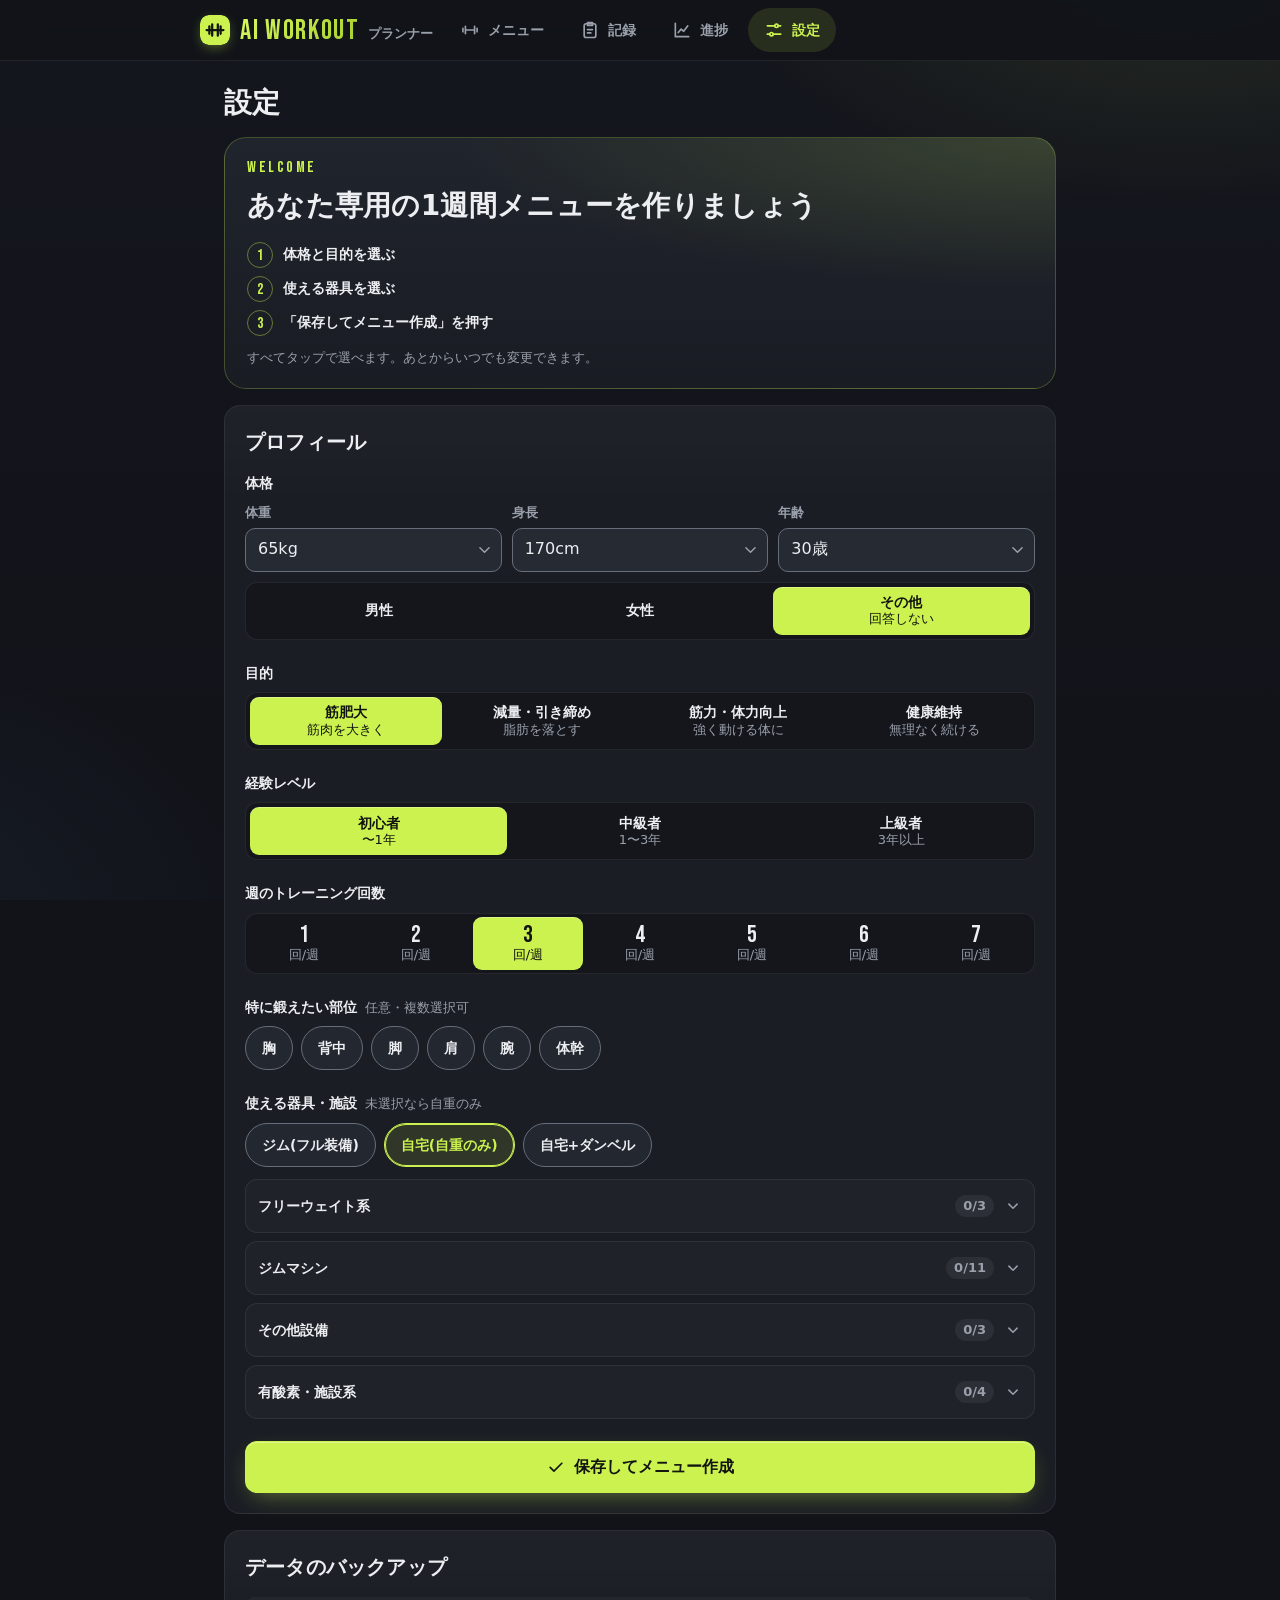
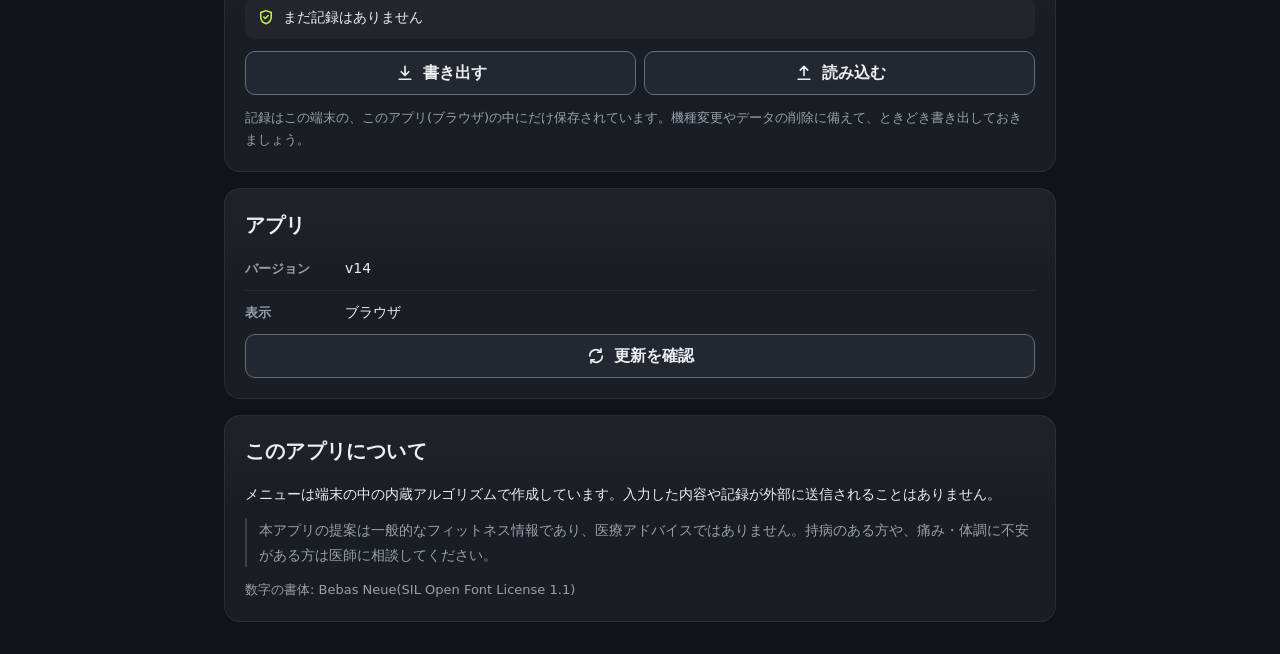
<file: index.html>
<!DOCTYPE html>
<html lang="ja">
<head>
  <meta charset="UTF-8">
  <meta name="viewport" content="width=device-width, initial-scale=1, viewport-fit=cover">
  <title>AIワークアウトプランナー | あなた専用の筋トレメニュー</title>
  <meta name="description" content="体格・目的・使える器具から、あなた専用の1週間の筋トレメニューを作成。記録・休憩タイマー・進捗グラフまで、端末の中だけで動作します。">
  <meta name="theme-color" content="#111319">
  <meta name="color-scheme" content="dark">
  <link rel="manifest" href="manifest.webmanifest">
  <link rel="icon" href="icon.svg" type="image/svg+xml">
  <link rel="apple-touch-icon" sizes="180x180" href="icon-180.png">
  <meta name="apple-mobile-web-app-capable" content="yes">
  <meta name="mobile-web-app-capable" content="yes">
  <meta name="apple-mobile-web-app-status-bar-style" content="black-translucent">
  <meta name="apple-mobile-web-app-title" content="ワークアウト">
  <link rel="preload" href="fonts/bebas-neue-latin-400.woff2" as="font" type="font/woff2" crossorigin>
  <link rel="stylesheet" href="style.css?v=14">
  <link rel="stylesheet" href="session.css?v=14">
</head>
<body>
  <a class="skip-link" href="#main">本文へ移動</a>
  <header class="app-bar">
    <div class="app-bar-inner">
      <p class="brand">
        <svg class="brand-mark" viewBox="0 0 32 32" aria-hidden="true" focusable="false">
          <rect width="32" height="32" rx="9" fill="#cbf24f"/>
          <g fill="none" stroke="#12140f" stroke-width="2.4" stroke-linecap="round" stroke-linejoin="round">
            <path d="M7 16h18M10 12v8M13 10v12M19 10v12M22 12v8"/>
          </g>
        </svg>
        <span class="brand-name"><span class="brand-en" lang="en">AI WORKOUT</span><span class="brand-ja">プランナー</span></span>
      </p>
      <button type="button" id="app-reload" class="icon-btn app-bar-btn" aria-label="アプリを再読み込み" hidden><span data-icon="refresh"></span></button>
    </div>
  </header>

  <!-- 広い画面ではアプリバーの中に並ぶので、キーボードの順番も見た目どおり本文より先にする -->
  <nav class="tab-bar" aria-label="画面の切り替え">
    <a class="tab" href="#menu" data-tab="menu"><span class="tab-ico" data-icon="dumbbell"></span><span class="tab-label">メニュー</span></a>
    <a class="tab" href="#log" data-tab="log"><span class="tab-ico" data-icon="clipboard"></span><span class="tab-label">記録</span></a>
    <a class="tab" href="#progress" data-tab="progress"><span class="tab-ico" data-icon="chart"></span><span class="tab-label">進捗</span></a>
    <a class="tab" href="#settings" data-tab="settings"><span class="tab-ico" data-icon="sliders"></span><span class="tab-label">設定</span></a>
  </nav>

  <main id="main" class="app-main">
    <noscript><p class="notice">このアプリを使うには JavaScript を有効にしてください。</p></noscript>
    <div id="notices" class="notices"></div>

    <section id="view-menu" class="view" aria-labelledby="menu-title" hidden>
      <header class="view-head">
        <h1 id="menu-title" class="view-title" tabindex="-1">メニュー</h1>
        <p class="view-sub"></p>
      </header>
      <div class="view-body"></div>
    </section>

    <section id="view-log" class="view" aria-labelledby="log-title" hidden>
      <header class="view-head">
        <h1 id="log-title" class="view-title" tabindex="-1">記録</h1>
        <p class="view-sub"></p>
      </header>
      <div class="view-body"></div>
    </section>

    <section id="view-progress" class="view" aria-labelledby="progress-title" hidden>
      <header class="view-head">
        <h1 id="progress-title" class="view-title" tabindex="-1">進捗</h1>
        <p class="view-sub"></p>
      </header>
      <div class="view-body"></div>
    </section>

    <section id="view-settings" class="view" aria-labelledby="settings-title" hidden>
      <header class="view-head">
        <h1 id="settings-title" class="view-title" tabindex="-1">設定</h1>
        <p class="view-sub"></p>
      </header>
      <div class="view-body"></div>
    </section>
  </main>

  <div id="rest-timer" class="rest-timer" hidden role="region" aria-label="休憩タイマー">
    <div class="rest-timer-track" aria-hidden="true"><div class="rest-timer-bar"></div></div>
    <div class="rest-timer-main">
      <span class="rest-timer-label" aria-hidden="true">休憩</span>
      <span class="rest-timer-time" role="timer">0:00</span>
    </div>
    <div class="rest-timer-actions">
      <button type="button" class="rest-mini" data-rest="+15">+15秒</button>
      <button type="button" class="rest-mini" data-rest="+60">+1分</button>
      <button type="button" class="rest-mini" data-rest="reset">リセット</button>
      <button type="button" class="rest-mini rest-close" data-rest="stop">終了</button>
    </div>
    <span class="rest-timer-live sr-only" aria-live="polite"></span>
  </div>


  <section id="toast-region" class="toast-region" aria-label="通知"></section>
  <p id="sr-status" class="sr-only" role="status" aria-live="polite"></p>

  <dialog id="sheet" class="sheet" aria-labelledby="sheet-title">
    <div class="sheet-inner">
      <div class="sheet-head">
        <h2 id="sheet-title" class="sheet-title" tabindex="-1"></h2>
        <button type="button" class="icon-btn sheet-close" aria-label="閉じる"><span data-icon="close"></span></button>
      </div>
      <div class="sheet-body"></div>
      <div class="sheet-foot"></div>
    </div>
  </dialog>

  <script type="module" src="js/app.js?v=14"></script>
</body>
</html>
</file>
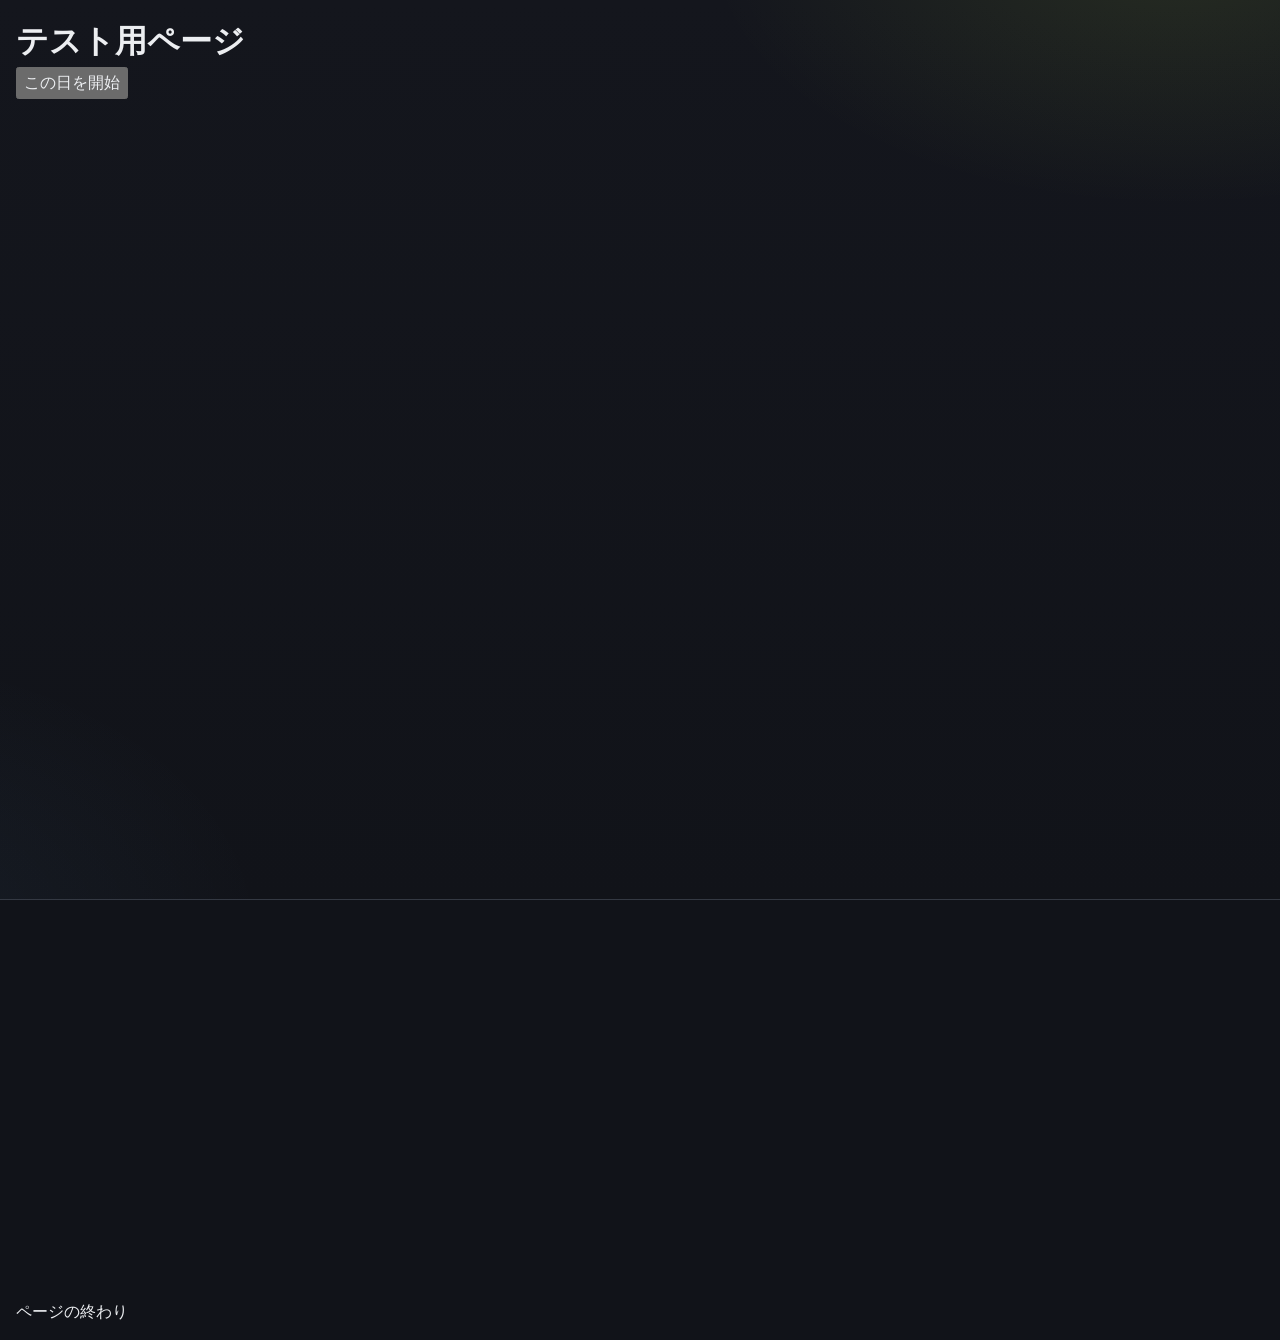
<file: tests/fixtures/session.html>
<!DOCTYPE html>
<html lang="ja">
<head>
  <meta charset="UTF-8">
  <meta name="viewport" content="width=device-width, initial-scale=1, viewport-fit=cover">
  <meta name="color-scheme" content="dark">
  <title>セッション画面テスト</title>
  <!-- tests/session.test.cjs 用のページ。本物の js/session.js・js/timer.js・storage・planner を読み込み、
       app.js の代わりに記録用の ctx(呼び出しを window.fixture.calls に残す)を渡す。 -->
  <link rel="stylesheet" href="../../style.css?v=14">
  <link rel="stylesheet" href="../../session.css?v=14">
  <style>
    /* app のタブバーの代わり(タイマーがその上に出るかを確かめる) */
    .fixture-tabbar {
      position: fixed;
      left: 0;
      right: 0;
      bottom: 0;
      height: calc(var(--tabbar-h, 56px) + env(safe-area-inset-bottom, 0px));
      background: #0b0c10;
      border-top: 1px solid #343943;
    }
    .fixture-main { padding: 16px; }
    .fixture-filler { height: 1200px; }
  </style>
</head>
<body>
  <main id="main" class="fixture-main">
    <div id="notices"></div>
    <h1>テスト用ページ</h1>
    <button type="button" id="opener">この日を開始</button>
    <div class="fixture-filler"></div>
    <p id="page-end">ページの終わり</p>
  </main>
  <nav class="fixture-tabbar" aria-label="タブ"></nav>

  <div id="rest-timer" class="rest-timer" hidden role="timer" aria-label="休憩タイマー">
    <div class="rest-timer-track" aria-hidden="true"><div class="rest-timer-bar"></div></div>
    <div class="rest-timer-main">
      <span class="rest-timer-label" aria-hidden="true">休憩</span>
      <span id="rest-timer-time" class="rest-timer-time">0:00</span>
    </div>
    <div class="rest-timer-actions">
      <button type="button" class="rest-mini" data-rest="+15">+15秒</button>
      <button type="button" class="rest-mini" data-rest="+60">+1分</button>
      <button type="button" class="rest-mini" data-rest="reset">リセット</button>
      <button type="button" class="rest-mini rest-close" data-rest="stop">終了</button>
    </div>
    <span class="rest-timer-live sr-only" aria-live="polite"></span>
  </div>

  <script type="module">
    import { openSession, resumeSessionIfAny, isSessionOpen } from "../../js/session.js?v=14";
    import { initTimer, startRestTimer, isRunning } from "../../js/timer.js?v=14";
    import * as storage from "../../js/storage.js?v=14";
    import { alternativeExercise } from "../../js/planner.js?v=14";

    const PROFILE = {
      weight: 70, height: 172, age: 30, gender: "男性", goal: "hypertrophy", level: "intermediate",
      frequency: 3, focus: ["chest"], equipment: ["barbell", "dumbbell", "bench", "pool"],
    };

    // メニューの1日分(planner の Day と同じ形)
    const DAY = {
      index: 0,
      title: "Day 1:全身A",
      type: "lift",
      warmup: ["軽い有酸素 5分で体を温める", "ウォームアップセット(ベンチプレス): 本番の約50%×8 → 70%×4"],
      cooldown: ["大胸筋ストレッチ", "深呼吸を数回"],
      exercises: [
        {
          name: "ベンチプレス", track: "weight", sets: 3, reps: "8〜10回", rest: "90秒", focused: true,
          tip: "肩甲骨を寄せて胸を張り、バーをみぞおち付近へ。",
          target: { weight: 62.5, reps: 8, text: "62.5kg×8回から" },
        },
        { name: "プランク", track: "time", sets: 2, reps: "30〜60秒キープ", rest: "45〜60秒", focused: false },
        { name: "ダンベルカール", track: "weight", sets: 2, reps: "10〜12回", rest: "60秒", focused: false },
      ],
      cardio: { name: "水泳(クロール)", duration: "25m×8本=200m", minutes: 15, distanceM: 200, isPool: true, optional: false },
    };

    // 前回の記録(「前回」の行の確認用)
    const PREVIOUS = {
      id: "prev-1", date: "2026-09-26",
      entries: [{ name: "ベンチプレス", track: "weight", weight: 60, reps: 10, sets: 3,
        setDetails: [{ weight: 60, reps: 10 }, { weight: 60, reps: 10 }, { weight: 60, reps: 8 }] }],
    };

    const calls = { rest: [], saved: [], savedOk: [], closed: [], alt: [], errors: [] };
    storage.initStorage({ onError: (msg) => calls.errors.push(msg) });
    initTimer(document.getElementById("rest-timer"));

    function ctx() {
      return {
        logs: storage.loadLogs(),
        profile: PROFILE,
        onSave: (log) => {
          calls.saved.push(structuredClone(log));
          const ok = storage.addLog(log);
          calls.savedOk.push(ok);
          return ok;
        },
        startRestTimer: (sec) => {
          calls.rest.push(sec);
          startRestTimer(sec);
        },
        alternativeExercise: (profile, logs, day, i) => {
          calls.alt.push(i);
          return alternativeExercise(profile, logs, day, i);
        },
        onClose: (result) => calls.closed.push(structuredClone(result)),
      };
    }

    window.fixture = {
      calls,
      DAY,
      seedPrevious: () => storage.addLog(PREVIOUS),
      open: (day = DAY) => openSession(structuredClone(day), ctx()),
      resume: () => resumeSessionIfAny(ctx()),
      isOpen: () => isSessionOpen(),
      timerRunning: () => isRunning(),
      logs: () => storage.loadLogs(),
      stored: () => storage.loadSession(),
    };
    document.getElementById("opener").addEventListener("click", () => window.fixture.open());
    window.fixture.resume();
    document.documentElement.dataset.ready = "1";
  </script>
</body>
</html>
</file>
<file: style.css>
/* AIワークアウトプランナー — ダーク × ライムのアスレチックなデザイン(v2)
   ・色/文字/余白/角丸/操作部の高さはすべて :root のトークンで管理する(session.css も同じトークンを使う)
   ・休憩タイマー(#rest-timer)の見た目とセッション画面は session.css が担当。ここでは --tabbar-h などの
     位置合わせ用トークンと、タイマー表示中の余白の確保だけを行う */

@font-face {
  font-family: "Bebas Neue";
  src: url("fonts/bebas-neue-latin-400.woff2") format("woff2");
  font-weight: 400;
  font-style: normal;
  font-display: swap;
  unicode-range: U+0000-00FF;
}

:root {
  color-scheme: dark;

  /* 色 */
  --bg: #111319;
  --bg-2: #14161d;
  --bg-panel: #1a1d24;
  --bg-elevated: #23272f;
  --bg-hover: #2b303a;
  --bg-input: #262a33;
  --line: #3a3f4a;
  --line-strong: #666d7b;     /* 操作部(選択欄・ボタン・チップ)の枠。背景に対して 3:1 以上(WCAG 1.4.11) */
  --line-soft: rgba(255, 255, 255, 0.07);
  --text: #eceef1;
  --text-dim: #9aa0ab;
  --accent: #cbf24f;          /* エナジーライム */
  --accent-dark: #a5cc2e;
  --accent-ink: #12140f;
  --accent-soft: rgba(203, 242, 79, 0.12);
  --accent-line: rgba(203, 242, 79, 0.42);
  --danger: #ff6b5e;
  --warn: #ffc45a;
  --ai: #7cc4ff;              /* 補足情報(やり方・有酸素)の青 */
  --grad-accent: linear-gradient(135deg, #d8f95f 0%, #a5cc2e 100%);

  /* 文字(日本語はシステムのゴシック、数字・英字の見出しは Bebas Neue) */
  --font-ja: "Hiragino Sans", "Hiragino Kaku Gothic ProN", "Noto Sans JP", "Yu Gothic UI", Meiryo, system-ui, sans-serif;
  --font-display: "Bebas Neue", "DIN Condensed", "Arial Narrow", var(--font-ja);
  --fs-xs: 0.75rem;     /* 12px 補足・ラベル */
  --fs-sm: 0.875rem;    /* 14px 本文(小) */
  --fs-md: 1rem;        /* 16px 本文・ボタン・入力 */
  --fs-lg: 1.125rem;    /* 18px 見出し(節) */
  --fs-xl: 1.375rem;    /* 22px 見出し(画面) */
  --fs-num: 1.5rem;     /* 24px 数字(Bebas) */
  --fs-num-lg: 2.25rem; /* 36px 大きな数字(Bebas) */

  /* 余白 */
  --sp-1: 4px;
  --sp-2: 8px;
  --sp-3: 12px;
  --sp-4: 16px;
  --sp-5: 20px;
  --sp-6: 24px;
  --sp-8: 32px;
  --gutter: 16px;

  /* 角丸・影 */
  --radius-sm: 10px;    /* ボタン・入力・小さな面 */
  --radius-md: 12px;    /* タイル・カードの中の面 */
  --radius: 16px;       /* カード */
  --radius-lg: 22px;    /* シート・主役のカード */
  --radius-pill: 999px;
  --shadow-sm: 0 1px 2px rgba(0, 0, 0, 0.35);
  --shadow: 0 10px 30px rgba(0, 0, 0, 0.45);
  --shadow-glow: 0 8px 24px -8px rgba(203, 242, 79, 0.45);
  --ring: 0 0 0 3px rgba(203, 242, 79, 0.3);
  --ease: cubic-bezier(0.2, 0.7, 0.2, 1);

  /* 操作部の高さ(タップ領域は 44px 以上) */
  --tap: 44px;
  --control-h: 44px;
  --control-h-lg: 52px;

  /* レイアウト */
  --content-max: 880px;
  --appbar-h: 52px;
  --tabbar-h: 56px;     /* 画面下に固定したタブバーの高さ(下端のセーフエリアは含まない)。タブバーが無い画面では 0 */
  --sa-top: env(safe-area-inset-top, 0px);
  --sa-right: env(safe-area-inset-right, 0px);
  --sa-bottom: env(safe-area-inset-bottom, 0px);
  --sa-left: env(safe-area-inset-left, 0px);
  --bottom-ui: calc(var(--tabbar-h) + var(--sa-bottom));   /* 画面下の固定 UI が占める高さ */
  --timer-space: 0px;   /* 休憩タイマー表示中にその高さ(+間隔)が入る */

  font-size: 16px;
}

/* ---------- 土台 ---------- */

*, *::before, *::after { box-sizing: border-box; }

/* display を指定した要素でも hidden 属性で必ず隠れるように */
[hidden] { display: none !important; }

html {
  -webkit-text-size-adjust: 100%;
  text-size-adjust: 100%;
  /* iOS Safari は body だけでは横はみ出しを抑止できないため html にも指定 */
  overflow-x: hidden;
  scroll-padding-top: calc(var(--appbar-h) + var(--sa-top) + 12px);
  scroll-padding-bottom: calc(var(--bottom-ui) + 16px);
}

body {
  margin: 0;
  min-height: 100vh;
  /* hidden だと body がスクロール領域になり、アプリバーの sticky が効かなくなる。clip はスクロール領域を作らない
     (clip 未対応の古い iOS は hidden のまま) */
  overflow-x: hidden;
  overflow-x: clip;
  /* iOS のバウンス・横向きの余白・ステータスバーの色は background-color から決まる */
  background-color: var(--bg);
  color: var(--text);
  font-family: var(--font-ja);
  font-size: var(--fs-md);
  line-height: 1.6;
  -webkit-font-smoothing: antialiased;
}

/* 背景の光彩。background-attachment: fixed は iOS で効かないので、固定配置の疑似要素で描く */
body::before {
  content: "";
  position: fixed;
  inset: 0;
  z-index: -1;
  pointer-events: none;
  background:
    radial-gradient(760px 420px at 92% -6%, rgba(203, 242, 79, 0.1), transparent 62%),
    radial-gradient(680px 460px at -12% 104%, rgba(124, 196, 255, 0.06), transparent 62%),
    linear-gradient(180deg, var(--bg-2), var(--bg));
}

/* 休憩タイマー表示中: 画面下の余白(タブバー+タイマーの高さ)は session.css が body に付けるので、
   本文側は通常の余白だけにする。トーストはタイマーの上に出す */
body.timer-open { --timer-space: calc(var(--timer-h, 150px) + 12px); }
body.timer-open .app-main { padding-bottom: var(--sp-4); }
body.sheet-open { overflow: hidden; }

h1, h2, h3, h4, p, ul, ol, dl, dd, figure { margin: 0; }
ul, ol { padding: 0; }
img, svg { display: block; }
a { color: var(--accent); }

button, input, select, textarea { font: inherit; color: inherit; }
button, summary, label, select, [role="tab"] {
  touch-action: manipulation;
  -webkit-tap-highlight-color: transparent;
}
button {
  cursor: pointer;
  -webkit-user-select: none;
  user-select: none;
  -webkit-touch-callout: none;
}
button:disabled, button[aria-disabled="true"] { cursor: not-allowed; }

::placeholder { color: var(--text-dim); opacity: 1; }
::selection { background: rgba(203, 242, 79, 0.35); color: #fff; }

/* フォーカス表示(キーボード操作時)。ライムの面の上では白にする */
:focus-visible {
  outline: 2px solid var(--accent);
  outline-offset: 2px;
}
.btn-primary:focus-visible,
.day-tab[aria-selected="true"]:focus-visible,
.seg-opt:has(input:checked):has(input:focus-visible) { outline-color: #fff; }
[tabindex="-1"]:focus { outline: none; }

.sr-only {
  position: absolute !important;
  width: 1px;
  height: 1px;
  margin: -1px;
  padding: 0;
  overflow: hidden;
  clip: rect(0 0 0 0);
  white-space: nowrap;
  border: 0;
}

/* 「本文へ移動」: キーボードで最初に止まったときだけ見える */
.skip-link {
  position: fixed;
  top: calc(var(--sa-top) + 8px);
  left: max(8px, var(--sa-left));
  z-index: 100;
  padding: 10px 16px;
  border-radius: var(--radius-sm);
  background: var(--accent);
  color: var(--accent-ink);
  font-size: var(--fs-sm);
  font-weight: 800;
  text-decoration: none;
}
.skip-link:not(:focus) {
  width: 1px;
  height: 1px;
  padding: 0;
  overflow: hidden;
  clip-path: inset(50%);
  white-space: nowrap;
}
.skip-link:focus { outline-color: #fff; }

/* 本文の折り返し: 行末に1〜2文字だけ残る行を作らない(対応ブラウザのみ。未対応でも普通に折り返す) */
p, li, dd, .notice-text, .tg-goal, .tg-prev { text-wrap: pretty; }

.ico { width: 20px; height: 20px; flex-shrink: 0; }

/* 数字は幅をそろえる */
.num, .rx-n, .dt-num, .stat-value { font-variant-numeric: tabular-nums; }

/* 日本語の見出しはプロポーショナル詰め(字間は広げない) */
.view-title, .section-title, .card-title, .today-title, .ex-name,
.sheet-title, .welcome-title, .empty-title {
  font-feature-settings: "palt";
  letter-spacing: 0.01em;
}

/* ---------- アプリバー ---------- */

.app-bar {
  position: sticky;
  top: 0;
  z-index: 30;
  padding: var(--sa-top) max(var(--gutter), calc(var(--sa-right) + 8px)) 0 max(var(--gutter), calc(var(--sa-left) + 8px));
  /* ほぼ不透明に(後ろのライムのカードが透けると、小さな文字の読みやすさ 4.5:1 を割る) */
  background: rgba(17, 19, 25, 0.95);
  -webkit-backdrop-filter: saturate(140%) blur(16px);
  backdrop-filter: saturate(140%) blur(16px);
  border-bottom: 1px solid var(--line-soft);
}

.app-bar-inner {
  max-width: var(--content-max);
  height: var(--appbar-h);
  margin: 0 auto;
  display: flex;
  align-items: center;
  justify-content: space-between;
  gap: var(--sp-3);
}

.brand {
  display: flex;
  align-items: center;
  gap: 10px;
  min-width: 0;
  white-space: nowrap;
}

.brand-mark {
  width: 30px;
  height: 30px;
  flex-shrink: 0;
  border-radius: 9px;
  box-shadow: 0 4px 14px -4px rgba(203, 242, 79, 0.55);
}

.brand-name {
  display: flex;
  align-items: baseline;
  gap: 8px;
  line-height: 1;
}

.brand-en {
  font-family: var(--font-display);
  font-size: var(--fs-xl);
  letter-spacing: 0.06em;
  background: var(--grad-accent);
  -webkit-background-clip: text;
  background-clip: text;
  color: transparent;
  transform: translateY(1px);
}

.brand-ja {
  font-size: var(--fs-xs);
  font-weight: 700;
  color: var(--text-dim);
}

/* ---------- 本文・画面 ---------- */

.app-main {
  max-width: var(--content-max);
  margin: 0 auto;
  padding:
    var(--sp-4)
    max(var(--gutter), calc(var(--sa-right) + 8px))
    calc(var(--bottom-ui) + var(--sp-8))
    max(var(--gutter), calc(var(--sa-left) + 8px));
}

.notices {
  display: flex;
  flex-direction: column;
  gap: var(--sp-2);
  margin-bottom: var(--sp-4);
}
.notices:empty { display: none; }

.view-head {
  display: flex;
  align-items: baseline;
  justify-content: space-between;
  gap: var(--sp-3);
  margin: 0 0 var(--sp-4);
}

.view-title {
  font-size: var(--fs-xl);
  font-weight: 800;
  line-height: 1.3;
}

.view-sub {
  font-size: var(--fs-sm);
  color: var(--text-dim);
  white-space: nowrap;
}
.view-sub:empty { display: none; }

.view-body {
  display: flex;
  flex-direction: column;
  gap: var(--sp-4);
  min-width: 0;
}

.section-head {
  display: flex;
  align-items: baseline;
  justify-content: space-between;
  gap: var(--sp-3);
  margin-bottom: var(--sp-3);
}

.section-title {
  font-size: var(--fs-lg);
  font-weight: 800;
  line-height: 1.35;
}

.section-meta {
  min-width: 0;
  font-size: var(--fs-xs);
  color: var(--text-dim);
  text-align: right;
}

.eyebrow {
  display: flex;
  align-items: center;
  gap: 10px;
  font-size: var(--fs-xs);
  font-weight: 700;
  color: var(--text-dim);
}

.eyebrow-en {
  font-family: var(--font-display);
  font-size: var(--fs-md);
  font-weight: 400;
  letter-spacing: 0.16em;
  line-height: 1;
  color: var(--accent);
}

.fine-print {
  font-size: var(--fs-xs);
  line-height: 1.7;
  color: var(--text-dim);
}

/* ---------- カード ---------- */

.card {
  min-width: 0;
  padding: var(--sp-4);
  border: 1px solid var(--line-soft);
  border-radius: var(--radius);
  background:
    linear-gradient(180deg, rgba(255, 255, 255, 0.025), transparent 96px),
    var(--bg-panel);
}

.card-head {
  display: flex;
  align-items: center;
  justify-content: space-between;
  gap: var(--sp-2);
  min-height: var(--tap);
  margin: -6px 0 var(--sp-2);
}

.card-title {
  font-size: var(--fs-lg);
  font-weight: 800;
  line-height: 1.35;
}

.card-text {
  font-size: var(--fs-sm);
  line-height: 1.75;
}
.card-text + .card-text { margin-top: var(--sp-3); }

.card-note {
  margin-top: var(--sp-3);
  font-size: var(--fs-xs);
  line-height: 1.7;
  color: var(--text-dim);
}

.disclaimer {
  padding-left: var(--sp-3);
  border-left: 2px solid var(--line);
  color: var(--text-dim);
}

.card .fine-print { margin-top: var(--sp-3); }

/* 見出し+値の一覧 */
.kv { display: grid; }
.kv > div {
  display: grid;
  grid-template-columns: 5.5em minmax(0, 1fr);
  gap: var(--sp-3);
  padding: 10px 0;
  border-top: 1px solid var(--line-soft);
}
.kv > div:first-child { border-top: 0; padding-top: 2px; }
.kv dt { font-size: var(--fs-xs); font-weight: 700; color: var(--text-dim); padding-top: 2px; }
.kv dd { font-size: var(--fs-sm); overflow-wrap: anywhere; }

/* ---------- ボタン ---------- */

.btn {
  display: inline-flex;
  align-items: center;
  justify-content: center;
  gap: var(--sp-2);
  min-height: var(--control-h);
  padding: 0 18px;
  border: 1px solid transparent;
  border-radius: var(--radius-sm);
  background: var(--bg-elevated);
  color: var(--text);
  font-size: var(--fs-md);
  font-weight: 700;
  line-height: 1.25;
  text-align: center;
  text-decoration: none;
  transition: background-color 0.16s var(--ease), border-color 0.16s var(--ease), color 0.16s var(--ease),
    box-shadow 0.16s var(--ease), transform 0.12s var(--ease);
}
.btn .ico { width: 20px; height: 20px; }

.btn-primary {
  background: var(--accent);
  color: var(--accent-ink);
  box-shadow: inset 0 1px 0 rgba(255, 255, 255, 0.35), var(--shadow-glow);
}

.btn-secondary {
  background: var(--bg-elevated);
  border-color: var(--line-strong);
}

.btn-outline {
  background: var(--accent-soft);
  border: 1.5px solid var(--accent-line);
  color: var(--accent);
}

.btn-ghost {
  background: transparent;
  color: var(--accent);
}

.btn-danger {
  background: rgba(255, 107, 94, 0.1);
  border-color: rgba(255, 107, 94, 0.5);
  color: #ff8f85;
}

.btn-lg { min-height: var(--control-h-lg); padding: 0 22px; border-radius: var(--radius-md); }
.btn-sm { padding: 0 12px; font-size: var(--fs-sm); }
.btn-block { display: flex; width: 100%; }

.btn:disabled, .btn[aria-disabled="true"] {
  opacity: 0.45;
  box-shadow: none;
}

.btn-row {
  display: grid;
  grid-template-columns: repeat(auto-fit, minmax(min(140px, 100%), 1fr));
  gap: var(--sp-2);
}

/* アイコンだけのボタン: 見た目は小さく、押せる範囲は 44px */
.icon-btn {
  display: inline-grid;
  place-items: center;
  width: var(--tap);
  height: var(--tap);
  flex-shrink: 0;
  padding: 0;
  border: 0;
  border-radius: var(--radius-md);
  background: transparent;
  color: var(--text-dim);
  transition: color 0.16s var(--ease), background-color 0.16s var(--ease);
}

.link-btn {
  display: inline-flex;
  align-items: center;
  min-height: var(--tap);
  padding: 0;
  border: 0;
  background: none;
  color: var(--accent);
  font-size: var(--fs-sm);
  font-weight: 700;
  text-align: left;
  text-decoration: underline;
  text-decoration-thickness: 1px;
  text-underline-offset: 4px;
}

/* 押した感触(タッチ端末でも出る。iOS は app.js の touchstart で :active が有効になる) */
@media (prefers-reduced-motion: no-preference) {
  .btn:not(:disabled):not([aria-disabled="true"]):active,
  .chip:active, .consult-btn:not([aria-disabled="true"]):active, .day-tab:active,
  .seg-opt:active, .equip-item:active, .toast-action:active { transform: scale(0.97); }
}
.icon-btn:active { background: var(--bg-hover); }

/* ---------- 入力 ---------- */

select {
  -webkit-appearance: none;
  appearance: none;
  width: 100%;
  min-width: 0;
  min-height: var(--control-h);
  padding: 0 30px 0 12px;
  border: 1px solid var(--line-strong);
  border-radius: var(--radius-sm);
  background: var(--bg-input) url("data:image/svg+xml,%3Csvg xmlns='http://www.w3.org/2000/svg' viewBox='0 0 12 8'%3E%3Cpath d='M1 1.5l5 5 5-5' fill='none' stroke='%239aa0ab' stroke-width='1.6' stroke-linecap='round' stroke-linejoin='round'/%3E%3C/svg%3E") no-repeat right 11px center / 11px 8px;
  color: var(--text);
  font-size: var(--fs-md); /* 16px 未満だと iOS がフォーカス時に拡大する */
  line-height: 1.3;
  text-overflow: ellipsis;
}
/* 選択欄・入力欄もほかの操作部と同じ 2px のライムの輪 */
select:focus-visible {
  outline: 2px solid var(--accent);
  outline-offset: 2px;
  border-color: var(--accent);
}
select:disabled { opacity: 0.45; }

.field-group {
  min-width: 0;
  margin: 0;
  padding: 0;
  border: 0;
}

.field-legend {
  display: flex;
  flex-wrap: wrap;
  align-items: baseline;
  gap: 2px var(--sp-2);
  margin-bottom: var(--sp-2);
  padding: 0;
  font-size: var(--fs-sm);
  font-weight: 800;
}

.field-opt {
  font-size: var(--fs-xs);
  font-weight: 400;
  color: var(--text-dim);
}

.field-grid {
  display: grid;
  grid-template-columns: repeat(3, minmax(0, 1fr));
  gap: 10px;
}
.field-grid + .seg { margin-top: 10px; }

.field {
  display: flex;
  flex-direction: column;
  gap: 4px;
  min-width: 0;
}

.field-label {
  font-size: var(--fs-xs);
  font-weight: 700;
  color: var(--text-dim);
}

/* セグメント(ラジオをまとめたタップ式の切り替え) */
.seg {
  --n: 3;
  display: grid;
  grid-template-columns: repeat(var(--n), minmax(0, 1fr));
  gap: 4px;
  padding: 4px;
  border: 1px solid var(--line-soft);
  border-radius: var(--radius-md);
  background: rgba(0, 0, 0, 0.22);
}
.seg-2 { --n: 2; }
.seg-3 { --n: 3; }
.seg-freq { --n: 7; gap: 2px; padding: 3px; }

.seg-opt {
  position: relative;
  display: flex;
  flex-direction: column;
  align-items: center;
  justify-content: center;
  min-width: 0;
  min-height: 48px;
  padding: 6px 4px;
  border-radius: 9px;
  color: var(--text-dim);
  text-align: center;
  cursor: pointer;
  transition: background-color 0.16s var(--ease), color 0.16s var(--ease), transform 0.12s var(--ease);
}
.seg-opt input {
  position: absolute;
  inset: 0;
  width: 100%;
  height: 100%;
  margin: 0;
  opacity: 0;
  cursor: pointer;
}
.seg-opt:has(input:focus-visible) { outline: 2px solid var(--accent); outline-offset: 1px; }
.seg-opt:has(input:checked) {
  background: var(--accent);
  color: var(--accent-ink);
  box-shadow: inset 0 1px 0 rgba(255, 255, 255, 0.3);
}

.seg-main {
  font-size: var(--fs-sm);
  font-weight: 800;
  line-height: 1.3;
  color: var(--text);
}
.seg-sub {
  font-size: var(--fs-xs);
  line-height: 1.3;
}
.seg-opt:has(input:checked) .seg-main { color: inherit; }
.seg-freq .seg-main {
  font-family: var(--font-display);
  font-size: var(--fs-num);
  font-weight: 400;
  line-height: 1;
}

/* チップ(複数選択・プリセット) */
.chips {
  display: flex;
  flex-wrap: wrap;
  gap: var(--sp-2);
}

.chip {
  display: inline-flex;
  align-items: center;
  gap: 6px;
  min-height: var(--tap);
  padding: 0 16px;
  border: 1px solid var(--line-strong);
  border-radius: var(--radius-pill);
  background: var(--bg-elevated);
  color: var(--text);
  font-size: var(--fs-sm);
  font-weight: 700;
  transition: background-color 0.16s var(--ease), border-color 0.16s var(--ease), color 0.16s var(--ease), transform 0.12s var(--ease);
}
.chip[aria-pressed="true"] {
  border-color: var(--accent);
  background: var(--accent-soft);
  color: var(--accent);
  box-shadow: inset 0 0 0 1px var(--accent);
}

.chip-static {
  display: inline-flex;
  align-items: center;
  min-height: var(--tap);
  padding: 0 14px;
  border: 1px dashed var(--line);
  border-radius: var(--radius-pill);
  font-size: var(--fs-sm);
  font-weight: 700;
  color: var(--text-dim);
}

/* ---------- タグ・バッジ ---------- */

.tag {
  display: inline-flex;
  align-items: center;
  height: 22px;
  padding: 0 8px;
  border-radius: var(--radius-pill);
  background: rgba(255, 255, 255, 0.06);
  color: var(--text-dim);
  font-size: var(--fs-xs);
  font-weight: 700;
  line-height: 1;
  white-space: nowrap;
}
.tag--main { background: var(--accent-soft); color: var(--accent); }
.tag--secondary { color: var(--text); }
.tag--focus { background: var(--accent); color: var(--accent-ink); }

.badge {
  display: inline-flex;
  align-items: center;
  gap: 4px;
  height: 24px;
  padding: 0 10px;
  border-radius: var(--radius-pill);
  background: var(--accent-soft);
  color: var(--accent);
  font-size: var(--fs-xs);
  font-weight: 800;
  white-space: nowrap;
}
.badge .ico { width: 14px; height: 14px; }

/* ---------- 折りたたみ(<details>) ---------- */

.fold > summary {
  display: flex;
  align-items: center;
  gap: 10px;
  min-height: var(--tap);
  list-style: none;
  cursor: pointer;
  font-size: var(--fs-sm);
  font-weight: 700;
}
.fold > summary::-webkit-details-marker { display: none; }
.fold-ico { width: 18px; height: 18px; color: var(--accent); }
.fold-label { flex: 1; min-width: 0; }
.fold-count {
  min-width: 26px;
  height: 22px;
  padding: 0 8px;
  border-radius: var(--radius-pill);
  background: rgba(255, 255, 255, 0.06);
  color: var(--text-dim);
  font-size: var(--fs-xs);
  font-weight: 700;
  line-height: 22px;
  text-align: center;
  white-space: nowrap;
}
.fold-chev {
  width: 18px;
  height: 18px;
  color: var(--text-dim);
  transition: transform 0.2s var(--ease);
}
.fold[open] > summary .fold-chev { transform: rotate(180deg); }

.fold-list {
  display: flex;
  flex-direction: column;
  gap: 6px;
  margin: 2px 0 var(--sp-3);
  padding-left: 1.2em;
  font-size: var(--fs-sm);
  line-height: 1.65;
  color: #c9cdd4;
}
.fold-list li::marker { color: var(--accent); }

.note-list {
  display: flex;
  flex-direction: column;
  gap: var(--sp-2);
  margin: 2px 0 var(--sp-3);
}
.note-list > div {
  padding: 8px 12px;
  border-left: 2px solid var(--accent);
  border-radius: 0 var(--radius-sm) var(--radius-sm) 0;
  background: rgba(255, 255, 255, 0.03);
}
.note-list dt { font-size: var(--fs-xs); font-weight: 800; color: var(--accent); }
.note-list dd { font-size: var(--fs-sm); line-height: 1.65; color: #d5d8de; }

/* ---------- お知らせ ---------- */

.notice {
  display: flex;
  align-items: flex-start;
  gap: 10px;
  padding: 12px 6px 12px 14px;
  border: 1px solid var(--line-soft);
  border-left: 3px solid var(--accent);
  border-radius: var(--radius-md);
  background: var(--bg-panel);
  font-size: var(--fs-sm);
  line-height: 1.6;
}
.notice--error { border-left-color: var(--danger); }
.notice--hint { background: rgba(203, 242, 79, 0.06); }
.notice-ico { width: 20px; height: 20px; margin-top: 1px; color: var(--accent); }
.notice--error .notice-ico { color: var(--danger); }
.notice-body { flex: 1; min-width: 0; padding-right: 8px; }
.notice-body .link-btn { margin-top: 2px; }
.notice-close { margin: -10px -2px -10px 0; }

/* ---------- 空の状態 ---------- */

.empty-state {
  display: flex;
  flex-direction: column;
  align-items: center;
  gap: var(--sp-3);
  padding: var(--sp-8) var(--sp-5);
  border: 1px solid var(--line-soft);
  border-radius: var(--radius-lg);
  background:
    radial-gradient(420px 220px at 50% -10%, rgba(203, 242, 79, 0.1), transparent 70%),
    var(--bg-panel);
  text-align: center;
}
.empty-ico {
  display: grid;
  place-items: center;
  width: 60px;
  height: 60px;
  border-radius: var(--radius-md);
  background: var(--accent-soft);
  color: var(--accent);
}
.empty-ico .ico { width: 30px; height: 30px; }
.empty-title { font-size: var(--fs-lg); font-weight: 800; line-height: 1.45; }
.empty-text { max-width: 30em; font-size: var(--fs-sm); color: var(--text-dim); }
.empty-state .btn { margin-top: var(--sp-2); min-width: min(260px, 100%); }

/* ---------- 一覧・数値(記録・進捗の画面でも使う共通部品) ---------- */

.list {
  display: flex;
  flex-direction: column;
  list-style: none;
  border: 1px solid var(--line-soft);
  border-radius: var(--radius);
  background: var(--bg-panel);
  overflow: hidden;
}
.list-row {
  display: flex;
  align-items: flex-start;
  gap: var(--sp-3);
  min-width: 0;
  padding: 12px var(--sp-4);
}
.list-row + .list-row { border-top: 1px solid var(--line-soft); }
.list-main { flex: 1; min-width: 0; }
.list-title {
  display: flex;
  flex-wrap: wrap;
  align-items: center;
  gap: 4px var(--sp-2);
  font-size: var(--fs-md);
  font-weight: 800;
}
.list-sub {
  display: flex;
  flex-direction: column;
  gap: 2px;
  margin-top: 4px;
  list-style: none;
  font-size: var(--fs-sm);
}
.list-sub li { display: flex; flex-wrap: wrap; justify-content: space-between; gap: 0 var(--sp-3); }
.ls-name { min-width: 0; overflow-wrap: anywhere; }
.ls-val { color: var(--text-dim); white-space: nowrap; }

.stats {
  display: grid;
  grid-template-columns: repeat(3, minmax(0, 1fr));
  gap: var(--sp-2);
}
.stat {
  min-width: 0;
  padding: 12px 12px 10px;
  border: 1px solid var(--line-soft);
  border-radius: var(--radius);
  background: var(--bg-panel);
}
.stat-label {
  overflow: hidden;
  font-size: var(--fs-xs);
  font-weight: 700;
  color: var(--text-dim);
  white-space: nowrap;
  text-overflow: ellipsis;
}
.stat-value { display: flex; align-items: baseline; gap: 4px; margin-top: 2px; }
.stat-value .num {
  font-family: var(--font-display);
  font-size: var(--fs-num-lg);
  line-height: 1;
  color: var(--accent);
}
.stat-unit { font-size: var(--fs-xs); color: var(--text-dim); }

/* ---------- メニュー画面 ---------- */

/* 今日のメニュー(主役のカード) */
.today-card {
  position: relative;
  min-width: 0;
  padding: 18px var(--sp-4) var(--sp-4);
  border: 1px solid rgba(203, 242, 79, 0.24);
  border-radius: var(--radius-lg);
  background:
    radial-gradient(120% 90% at 100% 0%, rgba(203, 242, 79, 0.16), transparent 58%),
    linear-gradient(180deg, #20242c, #191c23);
  box-shadow: 0 18px 40px -24px rgba(203, 242, 79, 0.35);
}

.today-title {
  display: flex;
  flex-wrap: wrap;
  align-items: center;
  gap: 6px 10px;
  margin-top: 10px;
  font-size: var(--fs-xl);
  font-weight: 800;
  line-height: 1.3;
}

.today-meta {
  margin-top: 6px;
  font-size: var(--fs-sm);
  color: var(--text-dim);
}

.done-mark {
  display: inline-grid;
  place-items: center;
  width: 30px;
  height: 30px;
  border-radius: 50%;
  background: var(--accent);
  color: var(--accent-ink);
}
.done-mark .ico { width: 18px; height: 18px; stroke-width: 2.6; }

.today-list {
  display: -webkit-box;
  margin-top: var(--sp-3);
  overflow: hidden;
  -webkit-box-orient: vertical;
  -webkit-line-clamp: 2;
  font-size: var(--fs-sm);
  font-weight: 700;
  line-height: 1.6;
  color: #d5d8de;
}
.today-list .sep { color: var(--text-dim); font-weight: 400; }

.today-actions {
  display: grid;
  grid-template-columns: repeat(auto-fit, minmax(min(110px, 100%), 1fr));
  gap: 10px;
  margin-top: var(--sp-4);
}

.week-progress {
  display: flex;
  align-items: center;
  gap: var(--sp-3);
  margin-top: var(--sp-4);
}
.wp-bar {
  display: flex;
  flex: 1;
  gap: 4px;
  list-style: none;
}
.wp-seg {
  flex: 1;
  height: 6px;
  border-radius: 3px;
  background: rgba(255, 255, 255, 0.1);
}
.wp-seg.is-done { background: var(--accent); }
.wp-seg.is-next { background: rgba(203, 242, 79, 0.4); box-shadow: 0 0 0 1px rgba(203, 242, 79, 0.5); }
.wp-seg.is-rest { background: rgba(255, 255, 255, 0.04); }
.wp-text {
  font-size: var(--fs-xs);
  font-weight: 700;
  color: var(--text-dim);
  white-space: nowrap;
}

/* DAY 番号のチップ */
.day-chip {
  display: inline-flex;
  align-items: center;
  height: 26px;
  padding: 3px 9px 0;
  border-radius: 7px;
  background: var(--grad-accent);
  color: var(--accent-ink);
  font-family: var(--font-display);
  font-size: var(--fs-lg);
  font-weight: 400;
  letter-spacing: 0.06em;
  line-height: 1;
  white-space: nowrap;
}

/* 1週間のメニューの見出し */
.week-head .section-head { margin-bottom: 4px; }
.badges { display: flex; flex-wrap: wrap; justify-content: flex-end; gap: 4px; }
.plan-line {
  margin-bottom: var(--sp-3);
  font-size: var(--fs-sm);
  line-height: 1.6;
  color: var(--text-dim);
}
.meta-line > span:not(.sep) { display: inline-block; }

/* 週のセット数(部位ごと) */
.vol-row {
  display: flex;
  flex-wrap: wrap;
  align-items: center;
  gap: 6px 8px;
  margin-bottom: var(--sp-3);
}
.vol-k { font-size: var(--fs-xs); font-weight: 700; color: var(--text-dim); }
.vol-list { display: flex; flex-wrap: wrap; gap: 4px; list-style: none; }
.vol-chip {
  display: inline-flex;
  align-items: baseline;
  gap: 4px;
  height: 24px;
  padding: 3px 8px 0;
  border: 1px solid var(--line-soft);
  border-radius: var(--radius-pill);
  font-size: var(--fs-xs);
  font-weight: 700;
  color: var(--text-dim);
  line-height: 1.4;
}
.vol-chip b { font-family: var(--font-display); font-size: var(--fs-md); font-weight: 400; line-height: 1; color: var(--text); }
.meta-line .sep { opacity: 0.6; }

/* このメニューのポイント */
.fold.card.plan-notes, .fold.card.advice { padding-top: 4px; padding-bottom: 4px; }
.plan-stamp {
  margin-bottom: var(--sp-3);
  font-size: var(--fs-xs);
  color: var(--text-dim);
}

/* 1週間のメニュー: 日の切り替え */
.day-tabs {
  display: grid;
  grid-auto-flow: column;
  grid-auto-columns: minmax(84px, 1fr);
  gap: 6px;
  overflow-x: auto;
  padding: 2px 2px 4px;
  margin: 0 -2px;
  scrollbar-width: none;
  scroll-snap-type: x proximity;
  overscroll-behavior-x: contain;
}
.day-tabs::-webkit-scrollbar { display: none; }

.day-tab {
  position: relative;
  display: flex;
  flex-direction: column;
  align-items: flex-start;
  justify-content: center;
  gap: 2px;
  min-width: 0;
  min-height: 56px;
  padding: 8px 12px 6px;
  border: 1px solid var(--line-soft);
  border-radius: var(--radius-md);
  background: var(--bg-panel);
  color: var(--text-dim);
  text-align: left;
  scroll-snap-align: start;
  transition: background-color 0.16s var(--ease), border-color 0.16s var(--ease), color 0.16s var(--ease), transform 0.12s var(--ease);
}
.dt-num {
  font-family: var(--font-display);
  font-size: var(--fs-md);
  letter-spacing: 0.08em;
  line-height: 1;
}
.dt-name {
  max-width: 100%;
  overflow: hidden;
  font-size: var(--fs-xs);
  font-weight: 700;
  line-height: 1.4;
  color: var(--text);
  white-space: nowrap;
  text-overflow: ellipsis;
}
.day-tab[aria-selected="true"] {
  border-color: transparent;
  background: var(--accent);
  color: var(--accent-ink);
  box-shadow: inset 0 1px 0 rgba(255, 255, 255, 0.3), 0 8px 20px -10px rgba(203, 242, 79, 0.6);
}
.day-tab[aria-selected="true"] .dt-name { color: var(--accent-ink); }

.dt-mark {
  position: absolute;
  top: 7px;
  right: 8px;
  display: grid;
  place-items: center;
}
.dt-mark.is-done {
  width: 16px;
  height: 16px;
  border-radius: 50%;
  background: var(--accent);
  color: var(--accent-ink);
}
.dt-mark.is-done .ico { width: 11px; height: 11px; stroke-width: 3; }
.dt-mark.is-next {
  width: 8px;
  height: 8px;
  border-radius: 50%;
  background: var(--accent);
  box-shadow: 0 0 0 3px rgba(203, 242, 79, 0.2);
}
.day-tab[aria-selected="true"] .dt-mark.is-done { background: var(--accent-ink); color: var(--accent); }
.day-tab[aria-selected="true"] .dt-mark.is-next { background: var(--accent-ink); box-shadow: none; }

/* 選んだ日の内容 */
.day-panel { margin-top: var(--sp-3); }
.day-panel > * + * { margin-top: var(--sp-2); }

.day-head {
  display: flex;
  flex-wrap: wrap;
  align-items: center;
  justify-content: space-between;
  gap: 4px var(--sp-2);
  padding: 2px 2px 4px;
}
.day-head.is-empty { padding: 0; }
.day-meta {
  min-width: 0;
  font-size: var(--fs-sm);
  color: var(--text-dim);
}

.day-note {
  padding: 12px 14px;
  border-radius: var(--radius);
  background: var(--bg-panel);
  font-size: var(--fs-sm);
  color: #c9cdd4;
}

.fold.prep {
  padding: 0 var(--sp-3) 0 14px;
  border: 1px solid var(--line-soft);
  border-radius: var(--radius);
  background: rgba(26, 29, 36, 0.7);
}

/* 種目カード */
.ex-list {
  display: flex;
  flex-direction: column;
  gap: var(--sp-2);
  list-style: none;
}

.ex {
  --ex-indent: 34px;
  position: relative;
  min-width: 0;
  padding: 12px 8px 14px 12px;
  border: 1px solid var(--line-soft);
  border-radius: var(--radius);
  background:
    linear-gradient(180deg, rgba(255, 255, 255, 0.025), transparent 64px),
    var(--bg-panel);
}
.ex.is-focus {
  border-color: rgba(203, 242, 79, 0.28);
  background:
    linear-gradient(90deg, rgba(203, 242, 79, 0.07), transparent 42%),
    var(--bg-panel);
}
.ex.is-focus::before {
  content: "";
  position: absolute;
  top: 14px;
  bottom: 14px;
  left: -1px;
  width: 3px;
  border-radius: 0 3px 3px 0;
  background: var(--accent);
}

.ex-head {
  display: grid;
  grid-template-columns: 24px minmax(0, 1fr) auto;
  grid-template-areas:
    "num name name"
    ". tags actions";
  column-gap: 10px;
  align-items: center;
}

.ex-num {
  grid-area: num;
  align-self: start;
  padding-top: 3px;
  font-family: var(--font-display);
  font-size: var(--fs-lg);
  line-height: 1;
  letter-spacing: 0.04em;
  color: var(--text-dim);
}
.ex.is-focus .ex-num { color: var(--accent); }

.ex-title { display: contents; }
.ex-name {
  grid-area: name;
  min-width: 0;
  padding-top: 1px;
  font-size: var(--fs-md);
  font-weight: 800;
  line-height: 1.4;
  overflow-wrap: anywhere;
  text-wrap: pretty;
}

.ex-tags {
  grid-area: tags;
  display: flex;
  flex-wrap: wrap;
  gap: 4px;
  min-width: 0;
  margin-top: 6px;
}

.ex-actions {
  grid-area: actions;
  display: flex;
  gap: 2px;
  margin: 0 -2px -6px 0;
}

/* 種目の ⓘ・入れ替え: 34px の円を 44px の押せる範囲の中に描く */
.info-btn, .swap-btn { position: relative; border-radius: 50%; }
.info-btn::before, .swap-btn::before {
  content: "";
  position: absolute;
  inset: 5px;
  border: 1px solid var(--line);
  border-radius: 50%;
  background: rgba(255, 255, 255, 0.02);
  transition: border-color 0.16s var(--ease), background-color 0.16s var(--ease);
}
.info-btn .ico, .swap-btn .ico { position: relative; width: 18px; height: 18px; }
.info-btn[aria-expanded="true"] { color: var(--ai); }
.info-btn[aria-expanded="true"]::before { border-color: rgba(124, 196, 255, 0.6); background: rgba(124, 196, 255, 0.12); }
.swap-btn[aria-disabled="true"] { opacity: 0.35; }
.icon-btn.info-btn:active, .icon-btn.swap-btn:active { background: transparent; }
.info-btn:active::before, .swap-btn:active::before { background: var(--bg-hover); }

/* セット×回数・休憩 */
.ex-rx {
  display: flex;
  flex-wrap: wrap;
  align-items: center;
  gap: 6px 8px;
  margin: 10px 0 0 var(--ex-indent);
  padding-right: 4px;
}
.rx {
  display: inline-flex;
  align-items: baseline;
  gap: 3px;
  font-size: var(--fs-sm);
  color: var(--text-dim);
  white-space: nowrap;
}
.rx-n {
  font-family: var(--font-display);
  font-size: var(--fs-num);
  font-weight: 400;
  line-height: 1;
  letter-spacing: 0.02em;
  color: var(--text);
}
.rx-n .tl {
  margin: 0 1px;
  font-family: var(--font-ja);
  font-size: var(--fs-sm);
  color: var(--text-dim);
  vertical-align: 0.2em;
}
.rx-x { font-size: var(--fs-sm); color: var(--text-dim); }

.rest-btn {
  display: inline-flex;
  align-items: center;
  gap: 6px;
  min-height: 40px;
  margin-left: auto;
  padding: 0 14px 0 10px;
  border: 1px solid var(--line-strong);
  border-radius: var(--radius-pill);
  background: var(--bg-elevated);
  color: var(--text);
  font-size: var(--fs-sm);
  font-weight: 700;
  white-space: nowrap;
  transition: background-color 0.16s var(--ease), transform 0.12s var(--ease);
}
/* 見た目は 40px、押せる範囲は上下に広げて 44px 以上 */
.rest-btn { position: relative; }
.rest-btn::after { content: ""; position: absolute; inset: -3px 0; }
.rest-btn .ico { width: 18px; height: 18px; color: var(--accent); }
.rest-btn:active { background: var(--bg-hover); }
.rx-rest { margin-left: auto; font-size: var(--fs-sm); color: var(--text-dim); white-space: nowrap; }

/* 目標(前回の記録から) */
.ex-target {
  display: grid;
  grid-template-columns: 16px minmax(0, 1fr);
  gap: 2px 8px;
  margin: 10px 4px 0 var(--ex-indent);
  padding: 8px 10px;
  border-radius: var(--radius-sm);
  background: rgba(255, 255, 255, 0.035);
  font-size: var(--fs-sm);
  line-height: 1.5;
}
.tg-ico { grid-row: 1 / span 2; width: 16px; height: 16px; margin-top: 3px; color: var(--accent); }
.tg-goal { min-width: 0; font-weight: 700; overflow-wrap: anywhere; }
.tg-hint { display: block; font-size: var(--fs-xs); font-weight: 400; color: var(--text-dim); }
.tg-k { margin-right: 6px; font-size: var(--fs-xs); font-weight: 800; color: var(--accent); }
.tg-prev { grid-column: 2; min-width: 0; font-size: var(--fs-xs); color: var(--text-dim); overflow-wrap: anywhere; }

/* やり方(ⓘ) */
.ex-tip {
  display: flex;
  gap: 10px;
  margin: 10px 4px 0 var(--ex-indent);
  padding: 10px 12px;
  border: 1px solid rgba(124, 196, 255, 0.22);
  border-radius: var(--radius-sm);
  background: rgba(124, 196, 255, 0.07);
  font-size: var(--fs-sm);
  line-height: 1.7;
  color: #dce8f4;
}
.tip-ico { width: 18px; height: 18px; margin-top: 2px; color: var(--ai); }

/* 有酸素(筋トレの種目カードと同じ骨組み。青で区別する) */
.ex--cardio {
  border-color: rgba(124, 196, 255, 0.18);
  background:
    linear-gradient(90deg, rgba(124, 196, 255, 0.06), transparent 50%),
    var(--bg-panel);
}
.ex--cardio .ex-num { color: var(--ai); }
.tag--cardio { background: rgba(124, 196, 255, 0.12); color: var(--ai); }
.ex-desc {
  display: flex;
  gap: 8px;
  margin: 8px 4px 0 var(--ex-indent);
  font-size: var(--fs-sm);
  line-height: 1.55;
  color: var(--text-dim);
  text-wrap: pretty;
}
.desc-ico { width: 16px; height: 16px; margin-top: 3px; color: var(--ai); }

.day-actions {
  display: grid;
  /* 2つ並べると文字が折り返す幅では、先に縦に積む */
  grid-template-columns: repeat(auto-fit, minmax(min(164px, 100%), 1fr));
  gap: 10px;
  padding-top: var(--sp-2);
}
.day-actions .btn { white-space: nowrap; }

/* メニューの調整(2×2) */
.consult-grid {
  display: grid;
  grid-template-columns: repeat(2, minmax(0, 1fr));
  gap: var(--sp-2);
}

.consult-btn {
  display: flex;
  flex-direction: column;
  align-items: flex-start;
  gap: 2px;
  min-width: 0;
  min-height: 84px;
  padding: 12px;
  border: 1px solid var(--line-strong);
  border-radius: var(--radius-md);
  background: var(--bg-elevated);
  color: var(--text);
  text-align: left;
  transition: background-color 0.16s var(--ease), border-color 0.16s var(--ease), transform 0.12s var(--ease);
}
.consult-ico { width: 22px; height: 22px; margin-bottom: 4px; color: var(--accent); }
.consult-label { font-size: var(--fs-sm); font-weight: 800; line-height: 1.35; }
.consult-cap { font-size: var(--fs-xs); line-height: 1.4; color: var(--text-dim); word-break: keep-all; overflow-wrap: anywhere; }
.consult-btn[aria-disabled="true"] { opacity: 0.5; }
.consult-btn[aria-disabled="true"] .consult-ico { color: var(--text-dim); }

.consult-hint {
  display: flex;
  align-items: center;
  gap: 8px;
  margin-top: var(--sp-3);
  font-size: var(--fs-xs);
  color: var(--text-dim);
}
.hint-ico { width: 16px; height: 16px; }

.plan-notes > summary, .advice > summary { font-size: var(--fs-md); }
.plan-notes .fold-label { word-break: keep-all; overflow-wrap: anywhere; }
.advice .note-list { margin-top: 4px; }

/* 変更した箇所を一瞬光らせる(動きを減らす設定では menu.js が付けない) */
@keyframes flash {
  from { box-shadow: 0 0 0 2px var(--accent), 0 0 26px rgba(203, 242, 79, 0.35); }
  to { box-shadow: 0 0 0 0 rgba(203, 242, 79, 0); }
}
.is-flash { animation: flash 0.9s var(--ease); }

/* ---------- 記録シート(メニューから、その日をワンタップで記録) ---------- */

.rec-help {
  margin-top: var(--sp-3);
  font-size: var(--fs-xs);
  color: var(--text-dim);
}

.rec-list {
  display: flex;
  flex-direction: column;
  gap: var(--sp-2);
  margin-top: var(--sp-3);
  list-style: none;
}

.rec-row {
  min-width: 0;
  padding: 8px 12px 12px;
  border: 1px solid var(--line-soft);
  border-radius: var(--radius-md);
  background: rgba(255, 255, 255, 0.03);
  transition: opacity 0.16s var(--ease);
}
.rec-row.is-off { opacity: 0.5; }

.rec-row-head {
  display: flex;
  align-items: center;
  gap: 6px;
  min-width: 0;
}

.rec-check {
  display: grid;
  place-items: center;
  width: var(--tap);
  height: var(--tap);
  flex-shrink: 0;
  margin-left: -10px;
  padding: 0;
  border: 0;
  background: none;
}
.rec-check .ico {
  width: 24px;
  height: 24px;
  padding: 3px;
  border: 2px solid var(--line);
  border-radius: 7px;
  color: transparent;
  stroke-width: 3;
  transition: background-color 0.16s var(--ease), border-color 0.16s var(--ease);
}
.rec-check[aria-pressed="true"] .ico {
  border-color: var(--accent);
  background: var(--accent);
  color: var(--accent-ink);
}

.rec-name {
  flex: 1;
  min-width: 0;
  font-size: var(--fs-sm);
  font-weight: 800;
  line-height: 1.4;
  overflow-wrap: anywhere;
  text-wrap: pretty;
}

.rec-fields {
  display: grid;
  grid-template-columns: repeat(auto-fit, minmax(min(72px, 100%), 1fr));
  gap: 6px;
  margin-top: 2px;
}
.rec-field {
  display: flex;
  flex-direction: column;
  gap: 2px;
  min-width: 0;
}
.rec-lab {
  font-size: var(--fs-xs);
  font-weight: 700;
  color: var(--text-dim);
}
.rec-fields--w { grid-template-columns: minmax(0, 1.4fr) minmax(0, 1fr) minmax(0, 1fr); }
.rec-field select { padding-left: 10px; padding-right: 24px; background-position: right 8px center; }
.rec-field select.is-unset {
  border-color: var(--accent);
  box-shadow: inset 0 0 0 1px var(--accent);
  color: var(--accent);
}

.rec-foot {
  display: flex;
  flex-direction: column;
  gap: var(--sp-2);
}
.rec-warn {
  padding: 10px 12px;
  border: 1px solid rgba(255, 196, 90, 0.35);
  border-radius: var(--radius-sm);
  background: rgba(255, 196, 90, 0.08);
  font-size: var(--fs-sm);
  line-height: 1.6;
  color: #ffdca0;
}

/* ---------- 記録画面 ---------- */

.log-layout {
  display: flex;
  flex-direction: column;
  gap: var(--sp-6);
  min-width: 0;
}
.log-col {
  display: flex;
  flex-direction: column;
  gap: var(--sp-4);
  min-width: 0;
}
.log-pr:empty { display: none; }

/* 入力フォーム */
.compose {
  display: flex;
  flex-direction: column;
  gap: 18px;
  padding: 14px 12px var(--sp-4);
}
.compose.is-editing {
  border-color: var(--accent-line);
  box-shadow: inset 3px 0 0 var(--accent), 0 16px 36px -26px rgba(203, 242, 79, 0.5);
}
.compose-head {
  display: flex;
  align-items: center;
  justify-content: space-between;
  gap: var(--sp-3);
  min-height: var(--tap);
  margin: -4px 0 -6px 4px;
}
.compose-titles { min-width: 0; }
.compose-titles .eyebrow { margin-bottom: 4px; }
.compose-clear { font-size: var(--fs-xs); color: var(--text-dim); }
.compose-head > .btn { flex-shrink: 0; white-space: nowrap; }
.compose .field-legend { margin-left: 4px; }
.date-other { margin-top: var(--sp-2); }

.type-seg .seg-opt { min-height: 56px; }
/* アイコンの下に種類名。「体幹・キープ」は狭い画面では「体幹・」「キープ」の位置でだけ折り返す */
.type-seg .seg-main {
  display: flex;
  flex-direction: column;
  align-items: center;
  gap: 3px;
  word-break: keep-all;
}
.type-seg .seg-main .ico { width: 20px; height: 20px; }
.type-seg .seg-opt:has(input:not(:checked)) .ico { color: var(--accent); }

.quick-picks:empty { display: none; }
.quick-picks { margin-top: var(--sp-3); }
.picks-label {
  margin: 0 0 6px 4px;
  font-size: var(--fs-xs);
  font-weight: 700;
  color: var(--text-dim);
}
.picks { display: flex; flex-wrap: wrap; gap: 6px; }
.pick-chip {
  max-width: 100%;
  gap: 4px;
  padding: 0 14px 0 10px;
}
.pick-chip .ico { width: 16px; height: 16px; color: var(--accent); }
/* フォームに入っている種目 */
.pick-chip.is-added { border-color: var(--accent-line); background: var(--accent-soft); }
.pick-chip.is-added .ico { stroke-width: 2.6; }
.pick-chip-text {
  min-width: 0;
  overflow: hidden;
  white-space: nowrap;
  text-overflow: ellipsis;
}
.pick-open { margin-top: var(--sp-3); }

/* 追加した種目 */
.entry-list {
  display: flex;
  flex-direction: column;
  gap: var(--sp-2);
  list-style: none;
}
.entry {
  min-width: 0;
  padding: 8px 10px 12px;
  border: 1px solid var(--line-soft);
  border-radius: var(--radius-md);
  background: rgba(255, 255, 255, 0.03);
}
.entry-head {
  display: flex;
  align-items: center;
  gap: 10px;
  min-width: 0;
}
.entry-ico, .pick-ico {
  display: grid;
  place-items: center;
  flex-shrink: 0;
  border-radius: var(--radius-sm);
  background: rgba(255, 255, 255, 0.04);
  color: var(--text-dim);
}
.entry-ico { width: 38px; height: 38px; background: var(--accent-soft); color: var(--accent); }
.entry-ico svg { width: 30px; height: 30px; }
.entry-ico.is-generic svg, .pick-ico.is-generic svg { width: 20px; height: 20px; }
.entry-title { flex: 1; min-width: 0; }
.entry-name {
  font-size: var(--fs-sm);
  font-weight: 800;
  line-height: 1.4;
  overflow-wrap: anywhere;
}
.entry-sub {
  font-size: var(--fs-xs);
  line-height: 1.5;
  color: var(--text-dim);
  overflow-wrap: anywhere;
  text-wrap: pretty;
}
.entry-sub .tag { height: 18px; margin-right: 6px; vertical-align: 1px; }
.sub-val { display: inline-block; max-width: 100%; }
.entry-remove { margin: -4px -6px -4px 0; }
.entry-remove .ico { width: 18px; height: 18px; }
.entry-fields { margin-top: 8px; }
/* 320px でも「102.5」「自重」が欠けないよう、矢印の余白を詰める(B29) */
.entry-fields select {
  padding-left: 8px;
  padding-right: 20px;
  background-position: right 6px center;
  background-size: 10px 7px;
}

.compose-foot {
  display: flex;
  flex-direction: column;
  gap: var(--sp-2);
}

/* 自己ベストのお祝い(I05) */
.pr-card {
  padding: var(--sp-4);
  border: 1px solid var(--accent-line);
  border-radius: var(--radius-lg);
  background:
    radial-gradient(120% 120% at 0% 0%, rgba(203, 242, 79, 0.2), transparent 60%),
    linear-gradient(180deg, #22271e, #1a1d24);
  box-shadow: 0 18px 40px -24px rgba(203, 242, 79, 0.55);
}
.pr-head { display: flex; align-items: center; gap: var(--sp-3); }
.pr-ico {
  display: grid;
  place-items: center;
  width: 44px;
  height: 44px;
  flex-shrink: 0;
  border-radius: 50%;
  background: var(--accent);
  color: var(--accent-ink);
  box-shadow: var(--shadow-glow);
}
.pr-ico .ico { width: 24px; height: 24px; }
.pr-titles { flex: 1; min-width: 0; }
.pr-title { margin-top: 2px; font-size: var(--fs-lg); font-weight: 800; line-height: 1.35; }
.pr-close { align-self: flex-start; margin: -8px -8px 0 0; }
.pr-list {
  display: flex;
  flex-direction: column;
  gap: 6px;
  margin-top: var(--sp-3);
  list-style: none;
}
.pr-list li {
  display: grid;
  grid-template-columns: minmax(0, 1fr) auto;
  grid-template-areas: "name name" "kind val"; /* 種目名は1行を広く使い、数字は2行目の右に */
  align-items: baseline;
  column-gap: var(--sp-3);
  padding: 8px 12px 10px;
  border-radius: var(--radius-sm);
  background: rgba(0, 0, 0, 0.22);
}
.pr-name { grid-area: name; font-size: var(--fs-sm); font-weight: 800; overflow-wrap: anywhere; }
.pr-kind { grid-area: kind; font-size: var(--fs-xs); font-weight: 700; color: var(--accent); }
.pr-val {
  grid-area: val;
  display: flex;
  align-items: baseline;
  gap: 3px;
  font-size: var(--fs-xs);
  color: var(--text-dim);
  white-space: nowrap;
}
.pr-prev { font-variant-numeric: tabular-nums; }
.pr-arrow { width: 14px; height: 14px; align-self: center; }
.pr-val b {
  font-family: var(--font-display);
  font-size: var(--fs-num);
  font-weight: 400;
  line-height: 1;
  color: var(--accent);
}
.pr-val small { margin-left: 2px; font-size: var(--fs-xs); }
@media (prefers-reduced-motion: no-preference) {
  .pr-card.is-new { animation: pr-glow 1.8s var(--ease); }
  .pr-card.is-new .pr-ico { animation: pr-pop 0.6s var(--ease); }
}
@keyframes pr-glow {
  0% { box-shadow: 0 0 0 0 rgba(203, 242, 79, 0.7), 0 18px 40px -24px rgba(203, 242, 79, 0.55); }
  45% { box-shadow: 0 0 0 6px rgba(203, 242, 79, 0.18), 0 18px 60px -16px rgba(203, 242, 79, 0.7); }
}
@keyframes pr-pop {
  0% { transform: scale(0.6); }
  60% { transform: scale(1.12); }
}

/* 記録の一覧(I10) */
.history { min-width: 0; }
.history .section-head { margin-bottom: var(--sp-2); }
.month-head {
  display: flex;
  align-items: baseline;
  justify-content: space-between;
  gap: var(--sp-2);
  margin: var(--sp-5) 4px var(--sp-2);
  font-size: var(--fs-sm);
  font-weight: 800;
}
.history .section-head + .month-head { margin-top: var(--sp-2); }
.month-meta { font-size: var(--fs-xs); font-weight: 700; color: var(--text-dim); }

.log-list {
  display: flex;
  flex-direction: column;
  list-style: none;
  border: 1px solid var(--line-soft);
  border-radius: var(--radius);
  background: var(--bg-panel);
  overflow: hidden;
}
.log-item + .log-item { border-top: 1px solid var(--line-soft); }
.log-item.is-open { background: rgba(255, 255, 255, 0.025); }

.log-head {
  display: flex;
  align-items: center;
  gap: var(--sp-3);
  width: 100%;
  min-height: 64px;
  padding: 10px 12px 10px 10px;
  border: 0;
  background: none;
  color: inherit;
  text-align: left;
}
.log-head:focus-visible { outline-offset: -3px; border-radius: var(--radius); }
.log-date {
  display: flex;
  flex-direction: column;
  align-items: center;
  width: 46px;
  flex-shrink: 0;
  line-height: 1;
}
.log-md {
  font-family: var(--font-display);
  font-size: var(--fs-num);
  letter-spacing: 0.02em;
  color: var(--text);
}
.log-dow { margin-top: 3px; font-size: var(--fs-xs); font-weight: 700; color: var(--text-dim); }
.log-main {
  display: flex;
  flex: 1;
  flex-direction: column;
  gap: 2px;
  min-width: 0;
}
.log-title {
  display: flex;
  align-items: center;
  gap: 6px;
  min-width: 0;
  font-size: var(--fs-sm);
  font-weight: 800;
  line-height: 1.4;
}
.log-title-text { min-width: 0; overflow: hidden; white-space: nowrap; text-overflow: ellipsis; }
.log-line {
  overflow: hidden;
  font-size: var(--fs-xs);
  line-height: 1.5;
  color: var(--text-dim);
  white-space: nowrap;
  text-overflow: ellipsis;
}
.log-pr { display: grid; flex-shrink: 0; color: var(--text-dim); } /* 一覧では控えめに(祝福は保存時と自己ベストの欄で) */
.log-pr .ico { width: 18px; height: 18px; }
.log-chev { width: 18px; height: 18px; color: var(--text-dim); transition: transform 0.2s var(--ease); }
.log-item.is-open .log-chev { transform: rotate(180deg); }

.log-body { padding: 0 14px 14px; }
.le-list {
  display: flex;
  flex-direction: column;
  list-style: none;
  border-top: 1px solid var(--line-soft);
}
.le {
  display: flex;
  flex-wrap: wrap;
  align-items: baseline;
  justify-content: space-between;
  gap: 2px var(--sp-3);
  padding: 9px 0;
  border-bottom: 1px solid var(--line-soft);
}
.le-name {
  flex: 1 1 9em;
  min-width: 0;
  font-size: var(--fs-sm);
  font-weight: 700;
  line-height: 1.45;
  overflow-wrap: anywhere;
}
.le-name .tag { margin-left: 6px; vertical-align: 1px; }
.le-num {
  margin-left: auto;
  font-size: var(--fs-sm);
  font-variant-numeric: tabular-nums;
  white-space: nowrap;
}
.le-sub { flex-basis: 100%; font-size: var(--fs-xs); color: var(--text-dim); overflow-wrap: anywhere; }
/* スマホ: 種目名を1行目いっぱいに、値はその下に(名前が単語の途中で折れないように) */
@media (max-width: 559px) {
  .le { flex-direction: column; align-items: flex-start; }
  .le-name { flex-basis: auto; width: 100%; }
  .le-num { margin-left: 0; color: var(--text); font-weight: 700; }
}
.tag--pr { gap: 3px; background: var(--accent-soft); color: var(--accent); }
.tag--pr .ico { width: 12px; height: 12px; stroke-width: 2.4; }
.tag--legacy { background: rgba(255, 196, 90, 0.12); color: #ffd48a; }
.log-meta, .log-note { margin-top: var(--sp-2); font-size: var(--fs-xs); line-height: 1.6; color: var(--text-dim); }
.log-note { color: #ffdca0; }
.log-actions {
  display: grid;
  grid-template-columns: repeat(2, minmax(0, 1fr));
  gap: var(--sp-2);
  margin-top: var(--sp-3);
}
.log-actions .btn { min-width: 0; }
.log-actions .act-repeat { grid-column: 1 / -1; }
.log-actions .ico { width: 18px; height: 18px; }
.log-more { margin-top: var(--sp-3); }
.empty-state--compact { padding: var(--sp-6) var(--sp-4); }

/* 一覧から選ぶシート */
.picker-filter {
  position: sticky;
  top: -4px;
  z-index: 1;
  flex-wrap: nowrap;
  margin: 0 calc(-1 * var(--sp-5)) var(--sp-2);
  padding: 4px var(--sp-5) 10px;
  overflow-x: auto;
  overscroll-behavior-x: contain;
  scrollbar-width: none;
  background: var(--bg-panel);
}
.picker-filter::-webkit-scrollbar { display: none; }
.picker-filter .chip { flex-shrink: 0; }
.picker-group + .picker-group { margin-top: var(--sp-4); }
.picker-group-title {
  margin: 0 2px 6px;
  font-size: var(--fs-xs);
  font-weight: 800;
  color: var(--text-dim);
}
.picker-list {
  display: flex;
  flex-direction: column;
  gap: 6px;
  list-style: none;
}
.pick-item {
  display: flex;
  align-items: center;
  gap: var(--sp-3);
  width: 100%;
  min-height: 58px;
  padding: 6px 12px 6px 6px;
  border: 1px solid var(--line-soft);
  border-radius: var(--radius-sm);
  background: var(--bg-elevated);
  color: inherit;
  text-align: left;
  transition: background-color 0.16s var(--ease), border-color 0.16s var(--ease);
}
.pick-ico { width: 44px; height: 44px; }
.pick-ico svg { width: 34px; height: 34px; }
.pick-text { display: flex; flex: 1; flex-direction: column; min-width: 0; line-height: 1.4; }
.pick-name { font-size: var(--fs-sm); font-weight: 700; overflow-wrap: anywhere; text-wrap: balance; }
.pick-name .tag { margin-left: 6px; vertical-align: 1px; }
.tag--added { background: var(--accent-soft); color: var(--accent); }
.pick-sub {
  overflow: hidden;
  font-size: var(--fs-xs);
  color: var(--text-dim);
  white-space: nowrap;
  text-overflow: ellipsis;
}
.pick-check {
  display: grid;
  place-items: center;
  width: 24px;
  height: 24px;
  flex-shrink: 0;
  border: 2px solid var(--line);
  border-radius: 7px;
  color: transparent;
  transition: background-color 0.16s var(--ease), border-color 0.16s var(--ease);
}
.pick-check .ico { width: 16px; height: 16px; stroke-width: 3; }
.pick-item[aria-pressed="true"] { border-color: var(--accent-line); background: rgba(203, 242, 79, 0.08); }
.pick-item[aria-pressed="true"] .pick-ico { background: rgba(203, 242, 79, 0.14); color: var(--accent); }
.pick-item[aria-pressed="true"] .pick-check { border-color: var(--accent); background: var(--accent); color: var(--accent-ink); }
.pick-item:active { background: var(--bg-hover); }

.picker-custom {
  margin-top: var(--sp-5);
  padding-top: var(--sp-4);
  border-top: 1px solid var(--line-soft);
}
.custom-row { display: flex; gap: var(--sp-2); margin-top: 6px; }
.custom-note { margin-top: 6px; font-size: var(--fs-xs); line-height: 1.6; color: var(--text-dim); }

/* 文字の入力欄(種目名の入力だけで使う) */
.text-input {
  flex: 1 1 0;
  width: 0;
  min-width: 0;
  min-height: var(--control-h);
  padding: 0 12px;
  border: 1px solid var(--line-strong);
  border-radius: var(--radius-sm);
  background: var(--bg-input);
  color: var(--text);
  font-size: var(--fs-md); /* 16px 未満だと iOS がフォーカス時に拡大する */
}
.text-input:focus-visible { outline: 2px solid var(--accent); outline-offset: 2px; border-color: var(--accent); }

/* ---------- 進捗画面 ---------- */

.progress-grid, .pg-col {
  display: flex;
  flex-direction: column;
  gap: var(--sp-4);
  min-width: 0;
}

/* まとめ(2×2、広い画面は4列) */
.stats--4 { grid-template-columns: repeat(2, minmax(0, 1fr)); }
.stat-sub {
  margin-top: 4px;
  overflow: hidden;
  font-size: var(--fs-xs);
  color: var(--text-dim);
  white-space: nowrap;
  text-overflow: ellipsis;
}
.num-ja {
  font-size: var(--fs-xl);
  font-weight: 800;
  line-height: 1.64;
  color: var(--accent);
}

/* カレンダー(B33 I14) */
.cal {
  /* カードの余白に少しはみ出して、390px 幅でも1マス 44px を確保する */
  width: calc(100% + 16px);
  max-width: 448px;
  margin: -4px -8px 0;
  border-collapse: separate;
  border-spacing: 4px;
  table-layout: fixed;
}
.cal th {
  padding: 0 0 2px;
  font-size: var(--fs-xs);
  font-weight: 700;
  color: var(--text-dim);
  text-align: center;
}
.cal td { padding: 0; }
.cal-cell {
  position: relative;
  display: flex;
  align-items: center;
  justify-content: center;
  width: 100%;
  min-width: 0;
  height: 44px;
  padding: 0;
  border: 0;
  border-radius: 9px;
  background: rgba(255, 255, 255, 0.05);
  color: var(--text-dim);
  font-size: var(--fs-xs);
  font-weight: 700;
  font-variant-numeric: tabular-nums;
  line-height: 1;
}
/* 記録のある日は淡いライム、2回以上の日だけ塗りつぶし(一面ライムにして他の数字より目立たないように) */
.cal-cell.is-done { background: var(--accent-soft); color: var(--accent); box-shadow: inset 0 0 0 1px var(--accent-line); }
.cal-cell.is-multi { background: var(--accent); color: var(--accent-ink); }
/* 2回以上の日は右上に小さな点 */
.cal-cell.is-multi::after, .lg-multi::after {
  content: "";
  position: absolute;
  top: 5px;
  right: 5px;
  width: 5px;
  height: 5px;
  border-radius: 50%;
  background: var(--accent-ink);
}
.cal-cell.is-future { background: transparent; box-shadow: inset 0 0 0 1px rgba(255, 255, 255, 0.06); }
/* 今日: ライムの上でも暗い面の上でも見える白い輪(内側に面の色のすき間) */
.cal-cell.is-today { box-shadow: 0 0 0 2px var(--bg-panel), 0 0 0 4px #fff; }
.cal-cell.is-today.is-done:not(.is-multi) { box-shadow: inset 0 0 0 1px var(--accent-line), 0 0 0 2px var(--bg-panel), 0 0 0 4px #fff; }
.cal-cell.is-today:not(.is-done) { color: #fff; }
.cal-cell.is-month:not(.is-done) { color: var(--text); }
.cal-cell[aria-pressed="true"] { box-shadow: inset 0 0 0 2px var(--accent-ink), 0 0 0 2px var(--bg-panel), 0 0 0 4px var(--accent); }
.cal-cell.is-today[aria-pressed="true"] { box-shadow: inset 0 0 0 2px var(--accent-ink), 0 0 0 2px var(--bg-panel), 0 0 0 4px #fff; }
button.cal-cell:focus-visible { outline-offset: 3px; }

.cal-legend {
  display: flex;
  flex-wrap: wrap;
  gap: 6px 14px;
  margin-top: var(--sp-3);
  list-style: none;
  font-size: var(--fs-xs);
  color: var(--text-dim);
}
.cal-legend li { display: flex; align-items: center; gap: 6px; }
.lg { position: relative; width: 14px; height: 14px; border-radius: 4px; background: rgba(255, 255, 255, 0.05); }
.lg-done { background: var(--accent-soft); box-shadow: inset 0 0 0 1px var(--accent-line); }
.lg-multi { background: var(--accent); }
.lg-multi::after { top: 2px; right: 2px; width: 4px; height: 4px; }
.lg-today { box-shadow: inset 0 0 0 2px #fff; }

.cal-detail { margin-top: var(--sp-3); }
.cal-hint { font-size: var(--fs-xs); color: var(--text-dim); }
.cal-detail-card {
  padding: 10px 12px 12px;
  border: 1px solid var(--line-soft);
  border-radius: var(--radius-md);
  background: rgba(255, 255, 255, 0.035);
}
.cal-detail-date { font-size: var(--fs-sm); font-weight: 800; }
.cal-logs { display: flex; flex-direction: column; gap: var(--sp-2); margin-top: 6px; list-style: none; }
.cal-log { display: flex; align-items: center; gap: 10px; }
.cal-log-main { flex: 1; min-width: 0; }
.cal-log-title { font-size: var(--fs-sm); font-weight: 700; }
.cal-log-names { font-size: var(--fs-xs); line-height: 1.5; color: var(--text-dim); overflow-wrap: anywhere; }
.cal-log .btn { flex-shrink: 0; gap: 2px; padding-right: 8px; }
.cal-log .btn .ico { width: 16px; height: 16px; }

/* 種目の推移グラフ(I15) */
.chart-field { margin-bottom: var(--sp-3); }
.chart-metric { margin-bottom: var(--sp-3); }
.chart-metric .seg-opt { min-height: 44px; }
.chart-stats {
  display: grid;
  grid-template-columns: repeat(3, minmax(0, 1fr));
  gap: var(--sp-2);
  margin-bottom: var(--sp-3);
}
.chart-stats > div {
  min-width: 0;
  padding: 8px 10px;
  border-radius: var(--radius-sm);
  background: rgba(255, 255, 255, 0.035);
}
.chart-stats dt { font-size: var(--fs-xs); font-weight: 700; color: var(--text-dim); }
.chart-stats dd {
  display: flex;
  flex-wrap: wrap;
  align-items: baseline;
  gap: 0 3px;
  margin-top: 2px;
  font-size: var(--fs-xs);
  color: var(--text-dim);
}
.chart-stats b {
  font-family: var(--font-display);
  font-size: var(--fs-num);
  font-weight: 400;
  line-height: 1;
  color: var(--text);
}
.chart-stats small { margin-left: 2px; font-size: var(--fs-xs); }
.chart-box { --chart-bg: var(--bg-panel); min-width: 0; min-height: 160px; }
.chart-box .chart-empty, .chart-card > .chart-empty {
  padding: var(--sp-6) var(--sp-3);
  border: 1px dashed var(--line);
  border-radius: var(--radius-md);
  font-size: var(--fs-sm);
  color: var(--text-dim);
  text-align: center;
}
.chart-note { margin-top: var(--sp-2); font-size: var(--fs-xs); line-height: 1.7; color: var(--text-dim); }
.pr-dot {
  display: inline-block;
  width: 11px;
  height: 11px;
  margin-right: 6px;
  border: 2.5px solid var(--accent);
  border-radius: 50%;
  vertical-align: -1px;
}
.chart-month {
  display: flex;
  align-items: flex-start;
  gap: var(--sp-2);
  margin-top: var(--sp-3);
  padding: 10px 12px;
  border-radius: var(--radius-sm);
  background: rgba(124, 196, 255, 0.08);
  font-size: var(--fs-sm);
  line-height: 1.5;
  color: #dce8f4;
}
.chart-month .ico { width: 18px; height: 18px; margin-top: 1px; color: var(--ai); }

/* 種目名の整理(I44) */
.names-lead { margin: -4px 0 var(--sp-3); }
.alias-list { display: flex; flex-direction: column; gap: var(--sp-2); list-style: none; }
.alias-row {
  display: grid;
  gap: var(--sp-2);
  padding: 10px 12px 12px;
  border: 1px solid var(--line-soft);
  border-radius: var(--radius-md);
  background: rgba(255, 255, 255, 0.03);
}
.alias-from { display: flex; flex-wrap: wrap; align-items: baseline; gap: 4px var(--sp-2); }
.alias-name { font-size: var(--fs-sm); font-weight: 800; overflow-wrap: anywhere; }
.alias-count { font-size: var(--fs-xs); color: var(--text-dim); }
.alias-actions { display: flex; gap: var(--sp-2); }
.alias-actions .btn-primary { flex: 1; }

/* 自己ベスト */
.pb-list { display: flex; flex-direction: column; margin: -4px -8px 0; list-style: none; }
.pb-list li + li { border-top: 1px solid var(--line-soft); }
.pb-row {
  display: flex;
  align-items: center;
  gap: var(--sp-3);
  width: 100%;
  min-height: 60px;
  padding: 8px;
  border: 0;
  border-radius: var(--radius-sm);
  background: none;
  color: inherit;
  text-align: left;
}
.pb-row:active { background: var(--bg-hover); }
.pb-ico {
  display: grid;
  place-items: center;
  width: 36px;
  height: 36px;
  flex-shrink: 0;
  border-radius: 50%;
  background: var(--accent-soft);
  color: var(--accent);
}
.pb-ico .ico { width: 18px; height: 18px; }
.pb-main { display: flex; flex: 1; flex-direction: column; gap: 2px; min-width: 0; }
.pb-name {
  font-size: var(--fs-sm);
  font-weight: 800;
  line-height: 1.4;
  overflow-wrap: anywhere;
}
.pb-sub { font-size: var(--fs-xs); line-height: 1.5; color: var(--text-dim); }
.pb-new { font-weight: 700; color: var(--accent); white-space: nowrap; }
.pb-val {
  display: flex;
  flex-direction: column;
  align-items: flex-end;
  flex-shrink: 0;
  font-size: var(--fs-xs);
  line-height: 1.2;
  color: var(--text-dim);
  white-space: nowrap;
}
.pb-val b {
  margin-right: 2px;
  font-family: var(--font-display);
  font-size: var(--fs-num);
  font-weight: 400;
  line-height: 1;
  color: var(--accent);
}
.bests-card .btn-ghost { margin-top: var(--sp-2); }

/* 体重(B28) */
.bw-form { display: flex; flex-direction: column; gap: var(--sp-3); }
.bw-stepper { display: flex; align-items: center; gap: var(--sp-2); }
.step-btn {
  display: grid;
  place-items: center;
  width: var(--control-h-lg);
  height: var(--control-h-lg);
  flex-shrink: 0;
  padding: 0;
  border: 1px solid var(--line-strong);
  border-radius: var(--radius-md);
  background: var(--bg-elevated);
  color: var(--text);
  transition: background-color 0.16s var(--ease), transform 0.12s var(--ease);
}
.step-btn .ico { width: 22px; height: 22px; }
.step-btn:active { background: var(--bg-hover); }
.bw-value { position: relative; flex: 1 1 0; width: 0; min-width: 0; }
.bw-select {
  min-height: var(--control-h-lg);
  padding: 4px 40px 0;
  border-radius: var(--radius-md);
  background-image: none;
  font-family: var(--font-display);
  font-size: 2rem;
  letter-spacing: 0.02em;
  text-align: center;
  text-align-last: center;
}
.bw-unit {
  position: absolute;
  top: 50%;
  right: 14px;
  font-size: var(--fs-sm);
  font-weight: 700;
  color: var(--text-dim);
  pointer-events: none;
  transform: translateY(-50%);
}
.bw-row { display: flex; align-items: stretch; gap: var(--sp-2); }
.bw-date { flex: 1 1 0; min-width: 0; }
.bw-save { flex-shrink: 0; min-height: 0; padding: 0 18px; border-radius: var(--radius-md); }
.chart-box--bw { margin-top: var(--sp-4); }
.bw-trend { margin-top: 6px; font-size: var(--fs-xs); color: var(--text-dim); }
.bw-trend b { color: var(--text); }
.bw-history { margin-top: var(--sp-3); border-top: 1px solid var(--line-soft); }
.bw-list { display: flex; flex-direction: column; list-style: none; }
.bw-list li { display: flex; align-items: center; gap: var(--sp-3); }
.bw-list li + li { border-top: 1px solid var(--line-soft); }
.bw-list-date { flex: 1; min-width: 0; font-size: var(--fs-sm); }
.bw-list-val { font-size: var(--fs-xs); color: var(--text-dim); white-space: nowrap; }
.bw-list-val b { margin-right: 2px; font-family: var(--font-display); font-size: var(--fs-lg); font-weight: 400; color: var(--text); }
.bw-list .icon-btn .ico { width: 18px; height: 18px; }

/* バッジ(B34): 色だけでなく「獲得」「3/10」の文字と破線で状態を示す */
.badge-grid {
  display: grid;
  grid-template-columns: repeat(2, minmax(0, 1fr));
  gap: var(--sp-2);
  list-style: none;
}
.badge-item {
  display: grid;
  grid-template-columns: 36px minmax(0, 1fr);
  grid-template-rows: auto 1fr; /* 同じ行のバッジが高さをそろえたとき、余白は本文側に入れる */
  grid-template-areas: "ico state" "body body";
  gap: var(--sp-2);
  min-width: 0;
  padding: 12px;
  border: 1px solid var(--line-soft);
  border-radius: var(--radius-md);
  background: rgba(255, 255, 255, 0.03);
}
.badge-item.is-got {
  border-color: var(--accent-line);
  background: linear-gradient(160deg, rgba(203, 242, 79, 0.12), transparent 70%), var(--bg-panel);
}
.badge-item.is-locked { border: 1px dashed #505662; }
.badge-ico {
  grid-area: ico;
  display: grid;
  place-items: center;
  width: 36px;
  height: 36px;
  border-radius: 50%;
}
.badge-ico .ico { width: 20px; height: 20px; }
.is-got .badge-ico { background: var(--accent); color: var(--accent-ink); }
.is-locked .badge-ico { border: 1.5px dashed #5a606b; color: var(--text-dim); }
.badge-state {
  grid-area: state;
  display: inline-flex;
  align-items: center;
  align-self: start;
  justify-self: end;
  gap: 2px;
  font-size: var(--fs-xs);
  font-weight: 800;
  font-variant-numeric: tabular-nums;
  color: var(--text-dim);
}
.is-got .badge-state { color: var(--accent); }
.badge-state .ico { width: 14px; height: 14px; stroke-width: 3; }
.badge-body { grid-area: body; display: flex; flex-direction: column; min-width: 0; }
/* 日本語を文節で折り返す(対応ブラウザのみ。「初の自己ベス/ト」のような1文字だけの行を避ける) */
.badge-name { font-size: var(--fs-sm); font-weight: 800; line-height: 1.4; word-break: auto-phrase; text-wrap: balance; }
.badge-need { margin: 2px 0 var(--sp-2); font-size: var(--fs-xs); line-height: 1.5; color: var(--text-dim); word-break: auto-phrase; text-wrap: pretty; }
.badge-meter {
  height: 4px;
  margin-top: auto; /* 進み具合のバーはカードの下端にそろえる */
  overflow: hidden;
  border-radius: 2px;
  background: rgba(255, 255, 255, 0.08);
}
.badge-meter span { display: block; height: 100%; border-radius: 2px; background: var(--accent-dark); }
.is-got .badge-meter { display: none; }
.is-got .badge-need { margin-bottom: 0; }

/* スマホ: ワンタップ候補は横にスクロールする1列(長い種目名で縦に何行も並ぶのを防ぐ。右端がぼけて続きがあると分かる) */
@media (max-width: 559px) {
  .picks {
    flex-wrap: nowrap;
    margin: -4px -12px;
    padding: 4px 12px; /* フォーカスの輪(2px+2px)が切れない余白 */
    overflow-x: auto;
    overscroll-behavior-x: contain;
    scroll-padding-inline: 12px;
    scrollbar-width: none;
    -webkit-mask-image: linear-gradient(90deg, transparent, #000 12px, #000 calc(100% - 28px), transparent);
    mask-image: linear-gradient(90deg, transparent, #000 12px, #000 calc(100% - 28px), transparent);
  }
  .picks::-webkit-scrollbar { display: none; }
  .pick-chip { flex-shrink: 0; max-width: 85%; }
}

/* 320px 級の画面: バッジは1列の横長(2列だと名前が1文字だけ次の行に落ちる) */
@media (max-width: 359px) {
  .badge-grid { grid-template-columns: minmax(0, 1fr); }
  .badge-item {
    grid-template-columns: 36px minmax(0, 1fr) auto;
    grid-template-rows: auto;
    grid-template-areas: "ico body state";
    align-items: center;
    gap: var(--sp-3);
    padding: 10px 12px;
  }
  .badge-state { align-self: center; }
}

@media (min-width: 560px) {
  .compose { padding: 18px 18px 20px; }
  .log-actions { grid-template-columns: minmax(0, 1.6fr) repeat(2, minmax(0, 1fr)); }
  .log-actions .act-repeat { grid-column: auto; }
  .stats--4 { grid-template-columns: repeat(4, minmax(0, 1fr)); }
  .badge-grid { grid-template-columns: repeat(4, minmax(0, 1fr)); }
}

/* 広い画面: 記録はフォームと一覧を左右に、進捗は2列のカード */
@media (min-width: 900px) {
  .log-layout {
    display: grid;
    grid-template-columns: minmax(0, 1fr) minmax(0, 1fr);
    align-items: start;
    gap: var(--sp-6);
  }
  .log-actions { grid-template-columns: minmax(0, 1fr) minmax(0, 1fr); }
  .log-actions .act-repeat { grid-column: 1 / -1; }
  .progress-grid {
    display: grid;
    grid-template-columns: repeat(2, minmax(0, 1fr));
    align-items: start;
  }
  .progress-grid > .pg-wide { grid-column: 1 / -1; }
}

@media (hover: hover) {
  .pick-item:hover { border-color: var(--line); }
  .log-head:hover .log-title-text, .pb-row:hover .pb-name { color: #fff; }
  .log-head:hover .log-chev { color: var(--text); }
  .pb-row:hover { background: rgba(255, 255, 255, 0.03); }
  .step-btn:hover { background: var(--bg-hover); }
  button.cal-cell:hover { filter: brightness(1.08); }
  .text-input:hover { border-color: #7d8494; }
}

/* ---------- 設定画面 ---------- */

.welcome {
  padding: 20px var(--sp-4) var(--sp-4);
  border: 1px solid rgba(203, 242, 79, 0.24);
  border-radius: var(--radius-lg);
  background:
    radial-gradient(120% 100% at 100% 0%, rgba(203, 242, 79, 0.15), transparent 60%),
    linear-gradient(180deg, #20242c, #191c23);
}
.welcome-title {
  margin-top: 10px;
  font-size: var(--fs-xl);
  font-weight: 800;
  line-height: 1.4;
}
.steps {
  display: flex;
  flex-direction: column;
  gap: var(--sp-2);
  margin-top: var(--sp-4);
  list-style: none;
  font-size: var(--fs-sm);
  font-weight: 700;
}
.steps li { display: flex; align-items: center; gap: 10px; }
.step-n {
  display: grid;
  place-items: center;
  width: 26px;
  height: 26px;
  flex-shrink: 0;
  padding-top: 2px;
  border: 1.5px solid var(--accent-line);
  border-radius: 50%;
  color: var(--accent);
  font-family: var(--font-display);
  font-size: var(--fs-md);
  font-weight: 400;
  line-height: 1;
}
.welcome-note {
  margin-top: var(--sp-3);
  font-size: var(--fs-xs);
  color: var(--text-dim);
}

.profile-form {
  display: flex;
  flex-direction: column;
  gap: 22px;
  margin-top: 4px;
}

.preset-row { margin-bottom: var(--sp-3); }

/* 器具・施設 */
.equip-groups {
  display: flex;
  flex-direction: column;
  gap: var(--sp-2);
}

.equip-group {
  padding: 0 var(--sp-3);
  border: 1px solid var(--line-soft);
  border-radius: var(--radius-md);
  background: rgba(255, 255, 255, 0.025);
}
.equip-group > summary { min-height: 52px; font-size: var(--fs-sm); }
.eg-count { font-variant-numeric: tabular-nums; }
.eg-count.is-some { background: var(--accent-soft); color: var(--accent); }

.equip-list {
  display: grid;
  grid-template-columns: repeat(auto-fill, minmax(min(236px, 100%), 1fr));
  gap: 6px;
  padding: 2px 0 var(--sp-3);
}

.equip-item {
  position: relative;
  display: flex;
  align-items: center;
  gap: var(--sp-3);
  min-width: 0;
  min-height: 60px;
  padding: 8px 12px 8px 8px;
  border: 1px solid var(--line-soft);
  border-radius: var(--radius-sm);
  background: var(--bg-panel);
  cursor: pointer;
  transition: background-color 0.16s var(--ease), border-color 0.16s var(--ease), transform 0.12s var(--ease);
}
.equip-input {
  position: absolute;
  width: 1px;
  height: 1px;
  margin: 0;
  opacity: 0;
  pointer-events: none;
}
.equip-item:has(.equip-input:focus-visible) { outline: 2px solid var(--accent); outline-offset: 2px; }

.equip-icon {
  display: grid;
  place-items: center;
  width: 44px;
  height: 44px;
  flex-shrink: 0;
  border-radius: var(--radius-sm);
  background: rgba(255, 255, 255, 0.04);
  color: var(--text-dim);
  transition: color 0.16s var(--ease), background-color 0.16s var(--ease);
}
.equip-icon svg { width: 34px; height: 34px; }

.equip-text {
  display: flex;
  flex: 1;
  flex-direction: column;
  min-width: 0;
  line-height: 1.4;
  word-break: keep-all;
  overflow-wrap: anywhere;
}
.equip-main { font-size: var(--fs-sm); font-weight: 700; }
.equip-sub { font-size: var(--fs-xs); color: var(--text-dim); }

.equip-check {
  display: grid;
  place-items: center;
  width: 24px;
  height: 24px;
  flex-shrink: 0;
  border: 2px solid var(--line);
  border-radius: 7px;
  color: transparent;
  transition: background-color 0.16s var(--ease), border-color 0.16s var(--ease);
}
.equip-check .ico { width: 16px; height: 16px; stroke-width: 3; }

.equip-input:checked ~ .equip-icon { background: rgba(203, 242, 79, 0.14); color: var(--accent); }
.equip-input:checked ~ .equip-check { border-color: var(--accent); background: var(--accent); color: var(--accent-ink); }
.equip-item:has(.equip-input:checked) { border-color: var(--accent-line); background: rgba(203, 242, 79, 0.07); }

.form-actions {
  display: flex;
  gap: 10px;
}
.form-actions .btn-primary { flex: 1; }

/* バックアップ */
.backup-status {
  display: flex;
  align-items: flex-start;
  gap: var(--sp-2);
  margin-bottom: var(--sp-3);
  padding: 10px 12px;
  border-radius: var(--radius-sm);
  background: rgba(255, 255, 255, 0.035);
  font-size: var(--fs-sm);
  line-height: 1.55;
}
.bs-ico { width: 18px; height: 18px; margin-top: 1px; color: var(--accent); }
.backup-status.is-nudge {
  border: 1px solid rgba(255, 196, 90, 0.35);
  background: rgba(255, 196, 90, 0.08);
  color: #ffdca0;
}
.backup-status.is-nudge .bs-ico { color: var(--warn); }
#backup > .link-btn { margin-top: 4px; }

/* 読み込みの確認シート */
.warn-list, .choice-help {
  display: flex;
  flex-direction: column;
  gap: 6px;
  margin-top: var(--sp-3);
  padding-left: 1.2em;
  font-size: var(--fs-sm);
  line-height: 1.6;
}
.warn-list { color: #ffdca0; }
.choice-help { color: #c9cdd4; }
.sheet-body .kv { margin-top: var(--sp-3); }

/* ---------- タブバー ---------- */

.tab-bar {
  position: fixed;
  right: 0;
  bottom: 0;
  left: 0;
  z-index: 40;
  display: grid;
  grid-template-columns: repeat(4, minmax(0, 1fr));
  height: var(--bottom-ui);
  padding: 0 max(8px, var(--sa-right)) var(--sa-bottom) max(8px, var(--sa-left));
  border-top: 1px solid var(--line-soft);
  background: rgba(20, 22, 29, 0.96);
  -webkit-backdrop-filter: saturate(140%) blur(18px);
  backdrop-filter: saturate(140%) blur(18px);
}

.tab {
  position: relative;
  display: flex;
  flex-direction: column;
  align-items: center;
  justify-content: center;
  gap: 3px;
  min-width: 0;
  height: var(--tabbar-h);
  color: var(--text-dim);
  font-size: var(--fs-xs);
  font-weight: 700;
  line-height: 1.2;
  text-decoration: none;
  touch-action: manipulation;
  -webkit-tap-highlight-color: transparent;
  -webkit-user-select: none;
  user-select: none;
  -webkit-touch-callout: none;
  transition: color 0.16s var(--ease);
}
.tab .ico { width: 24px; height: 24px; transition: transform 0.16s var(--ease); }
.tab[aria-current="page"] { color: var(--accent); }
.tab[aria-current="page"]::before {
  content: "";
  position: absolute;
  top: 0;
  left: 50%;
  width: 28px;
  height: 3px;
  border-radius: 0 0 3px 3px;
  background: var(--accent);
  transform: translateX(-50%);
}
.tab:focus-visible { outline-offset: -4px; border-radius: var(--radius-md); }
.tab-label { white-space: nowrap; }

/* セッション画面(全画面)の間はタブバーを隠し、画面下の固定 UI は無いものとして扱う */
body.session-open { --tabbar-h: 0px; }
body.session-open .tab-bar { display: none; }

/* ---------- トースト ---------- */

.toast-region {
  position: fixed;
  right: 0;
  bottom: calc(var(--bottom-ui) + var(--timer-space) + 10px);
  left: 0;
  z-index: 60;
  display: flex;
  justify-content: center;
  padding: 0 max(12px, var(--sa-right)) 0 max(12px, var(--sa-left));
  pointer-events: none;
}
.sheet .toast-region { bottom: calc(var(--sa-bottom) + 96px); }
/* セッション画面(全画面)の上にも出す(保存の失敗などが隠れないように) */
body.session-open .toast-region { z-index: calc(var(--ses-z, 900) + 30); bottom: calc(var(--ses-foot-h, 73px) + var(--sa-bottom) + var(--timer-space) + 10px); }

.toast {
  display: flex;
  align-items: center;
  gap: 10px;
  width: min(560px, 100%);
  padding: 6px 4px 6px 14px;
  border: 1px solid var(--line);
  border-radius: var(--radius-md);
  background: rgba(43, 48, 58, 0.97);
  box-shadow: var(--shadow);
  font-size: var(--fs-sm);
  line-height: 1.5;
  pointer-events: auto;
  -webkit-backdrop-filter: blur(10px);
  backdrop-filter: blur(10px);
}
.toast-ico { width: 20px; height: 20px; color: var(--ai); }
.toast--ok .toast-ico, .toast--pr .toast-ico { color: var(--accent); }
.toast--error { border-color: rgba(255, 107, 94, 0.5); }
.toast--error .toast-ico { color: var(--danger); }
.toast--pr {
  border-color: var(--accent-line);
  background:
    linear-gradient(90deg, rgba(203, 242, 79, 0.14), transparent 70%),
    rgba(43, 48, 58, 0.97);
}
.toast-msg { flex: 1; min-width: 0; padding: 6px 0; overflow-wrap: anywhere; }
.toast-action {
  flex-shrink: 0;
  min-height: var(--tap);
  padding: 0 12px;
  border: 0;
  border-radius: var(--radius-sm);
  background: none;
  color: var(--accent);
  font-size: var(--fs-sm);
  font-weight: 800;
  white-space: nowrap;
}
.toast-close .ico { width: 18px; height: 18px; }
/* 狭い画面で操作ボタン付きのとき: 文は1行目いっぱいに、「元に戻す」と閉じるは2行目の右へ(文が3行に細切れにならない) */
/* 操作ボタン付きのとき: 文が収まるうちは1行、文が長いときだけ「元に戻す」と閉じるを2行目の右へ */
.toast:has(.toast-action) { flex-wrap: wrap; row-gap: 0; }
.toast:has(.toast-action) .toast-msg { flex: 1 1 12em; }
.toast:has(.toast-action) .toast-action { margin-left: auto; }

@media (prefers-reduced-motion: no-preference) {
  .toast { animation: toast-in 0.24s var(--ease); }
}
@keyframes toast-in {
  from { opacity: 0; transform: translateY(10px); }
}

/* ---------- シート(<dialog>) ---------- */

.sheet {
  position: fixed;
  inset: auto 0 0;
  width: 100%;
  max-width: 640px;
  max-height: calc(100vh - var(--sa-top) - 24px);
  max-height: calc(100dvh - var(--sa-top) - 24px);
  margin: 0 auto;
  padding: 0;
  overflow: hidden;
  border: 1px solid var(--line-soft);
  border-bottom: 0;
  border-radius: var(--radius-lg) var(--radius-lg) 0 0;
  background: var(--bg-panel);
  color: var(--text);
  box-shadow: 0 -16px 48px rgba(0, 0, 0, 0.55);
}
.sheet[open] { display: flex; flex-direction: column; }
/* 開いた直後(ダブルタップの2回目)は中のボタン・選択欄・背景に当たらないようにする(app.js) */
.sheet.is-opening { pointer-events: none; }
.sheet::backdrop {
  background: rgba(6, 7, 10, 0.64);
  -webkit-backdrop-filter: blur(2px);
  backdrop-filter: blur(2px);
}

.sheet-inner {
  display: flex;
  flex: 1 1 auto;
  flex-direction: column;
  min-height: 0;
}

.sheet-head {
  position: relative;
  display: flex;
  align-items: center;
  gap: var(--sp-2);
  padding: 18px 8px 8px var(--sp-5);
}
/* つまみ(下から出るシートの目印) */
.sheet-head::before {
  content: "";
  position: absolute;
  top: 8px;
  left: 50%;
  width: 38px;
  height: 5px;
  border-radius: 3px;
  background: rgba(255, 255, 255, 0.18);
  transform: translateX(-50%);
}
.sheet-title {
  flex: 1;
  min-width: 0;
  font-size: var(--fs-lg);
  font-weight: 800;
  line-height: 1.4;
}

.sheet-body {
  flex: 1 1 auto;
  min-height: 0;
  overflow-y: auto;
  overscroll-behavior: contain;
  -webkit-overflow-scrolling: touch;
  padding: 4px var(--sp-5) var(--sp-5);
}

.sheet-foot {
  padding: var(--sp-3) var(--sp-5) calc(var(--sp-3) + var(--sa-bottom));
  border-top: 1px solid var(--line-soft);
  background: var(--bg-panel);
}

.sheet-text {
  font-size: var(--fs-sm);
  line-height: 1.7;
}

.sheet-actions {
  display: grid;
  grid-template-columns: repeat(2, minmax(0, 1fr));
  gap: 10px;
}
.sheet-actions--stack { grid-template-columns: minmax(0, 1fr); }

@media (prefers-reduced-motion: no-preference) {
  .sheet[open] { animation: sheet-up 0.26s var(--ease); }
  .sheet[open]::backdrop { animation: fade-in 0.2s linear; }
}
@keyframes sheet-up {
  from { opacity: 0.4; transform: translateY(28px); }
}
@keyframes fade-in {
  from { opacity: 0; }
}

/* ---------- 画面幅ごとの調整 ---------- */

/* 週の回数は 7 列で 44px 幅が取れない画面(〜389px)では 4 列 × 2 段にする */
@media (max-width: 389px) {
  .seg-freq { --n: 4; }
}

@media (max-width: 359px) {
  .field-grid { grid-template-columns: repeat(2, minmax(0, 1fr)); }
  .brand-ja { display: none; }
  /* 種目カード: ⓘ・入れ替えを名前の行へ移し、タグに幅いっぱいを使わせる(★強化 が1つだけ次の行に落ちない) */
  .ex-head { grid-template-areas: "num name actions" ". tags tags"; }
  .ex-actions { align-self: start; margin: -8px -2px 0 0; }
  .rest-btn { padding: 0 10px 0 8px; font-size: var(--fs-xs); }
  .rec-field select { padding-right: 20px; background-position: right 6px center; }
}

/* 縦の短い画面(iPhone SE など): 今日のカードを詰めて、最初の種目が早く見えるように */
@media (max-height: 700px) and (max-width: 559px) {
  .app-main { padding-top: var(--sp-3); }
  .view-head { margin-bottom: var(--sp-3); }
  .today-card { padding-top: 12px; padding-bottom: 12px; }
  .today-title { margin-top: 6px; }
  .today-list { display: none; }
  .today-actions { margin-top: var(--sp-3); }
  .week-progress { margin-top: 10px; }
  .plan-line, .vol-row { margin-bottom: var(--sp-2); }
  .day-panel { margin-top: var(--sp-2); }
}

@media (min-width: 560px) {
  :root { --gutter: 24px; }
  .seg-goal { --n: 4; }
  .tab-bar { padding-left: max(calc(50% - 280px), var(--sa-left)); padding-right: max(calc(50% - 280px), var(--sa-right)); }
  .card { padding: 20px; }
  .today-card, .welcome { padding: 22px 22px 20px; }
  .ex { padding: 14px 12px 16px 16px; }
  .ex-head { grid-template-areas: "num name actions" ". tags actions"; }
  .ex-actions { align-self: start; margin: -8px -2px 0 0; }
}

/* 広い画面: タブをアプリバーの中央へ移し、メニュー画面の上段を2列に */
@media (min-width: 900px) {
  /* 広い画面は見出しと補足の文字を1段大きく */
  :root { --tabbar-h: 0px; --appbar-h: 60px; --fs-xl: 1.75rem; --fs-lg: 1.25rem; --fs-xs: 0.8125rem; }
  .app-main { padding-top: var(--sp-6); }

  .tab-bar {
    top: var(--sa-top);
    right: auto;
    bottom: auto;
    left: 50%;
    display: flex;
    gap: 4px;
    height: var(--appbar-h);
    padding: 0;
    border: 0;
    background: none;
    -webkit-backdrop-filter: none;
    backdrop-filter: none;
    transform: translateX(-50%);
  }
  .tab {
    flex-direction: row;
    gap: 8px;
    height: var(--tap); /* タブレット(タッチ)でも 44px */
    margin: auto 0;
    padding: 0 16px;
    border-radius: var(--radius-pill);
    font-size: var(--fs-sm);
  }
  .tab .ico { width: 20px; height: 20px; }
  .tab[aria-current="page"] { background: var(--accent-soft); }
  .tab[aria-current="page"]::before { display: none; }

  /* 今日のメニュー: 内容を左、開始・記録を右に */
  .today-card {
    display: grid;
    grid-template-columns: minmax(0, 1fr) auto;
    grid-template-areas: "eyebrow actions" "title actions" "meta actions" "list actions" "progress progress";
    column-gap: var(--sp-8);
    padding: 24px 26px 22px;
  }
  .today-card > .eyebrow { grid-area: eyebrow; }
  .today-title { grid-area: title; }
  .today-meta { grid-area: meta; }
  .today-list { grid-area: list; }
  .today-actions { grid-area: actions; grid-template-columns: minmax(0, 1fr); align-content: center; width: 260px; margin-top: 0; }
  .week-progress { grid-area: progress; }
  .ex-list { display: grid; grid-template-columns: repeat(2, minmax(0, 1fr)); align-items: start; }
  .consult-grid { grid-template-columns: repeat(4, minmax(0, 1fr)); }
  .sheet {
    inset: 0;
    max-height: min(760px, calc(100vh - 64px));
    margin: auto;
    border-bottom: 1px solid var(--line-soft);
    border-radius: var(--radius-lg);
  }
  .sheet-foot { padding-bottom: var(--sp-4); }
  .sheet .toast-region { bottom: 96px; }
}

/* ---------- マウス・トラックパッドでのホバー(タッチ端末では付けない) ---------- */

@media (hover: hover) {
  .btn-primary:not(:disabled):hover { background: #d6f768; }
  .btn-secondary:not(:disabled):hover, .chip:hover, .consult-btn:not([aria-disabled="true"]):hover { background: var(--bg-hover); }
  .btn-outline:hover { background: rgba(203, 242, 79, 0.2); }
  .btn-ghost:hover { background: var(--accent-soft); }
  .btn-danger:hover { background: rgba(255, 107, 94, 0.18); }
  .icon-btn:hover { color: var(--text); background: var(--bg-hover); }
  .info-btn:hover, .swap-btn:not([aria-disabled="true"]):hover { color: var(--accent); background: transparent; }
  .info-btn:hover::before, .swap-btn:not([aria-disabled="true"]):hover::before { border-color: var(--accent-line); }
  .rest-btn:hover { background: var(--bg-hover); }
  .chip[aria-pressed="true"]:hover { background: rgba(203, 242, 79, 0.18); }
  .day-tab:not([aria-selected="true"]):hover { border-color: var(--line); color: var(--text); }
  .seg-opt:not(:has(input:checked)):hover { background: rgba(255, 255, 255, 0.05); }
  .equip-item:hover { border-color: var(--line); }
  .fold > summary:hover .fold-label { color: #fff; }
  .tab:not([aria-current="page"]):hover { color: var(--text); }
  .link-btn:hover, .toast-action:hover { color: #dcfa7c; }
  select:hover { border-color: #7d8494; }
}

/* ---------- 動きを減らす設定 ---------- */

@media (prefers-reduced-motion: reduce) {
  *, *::before, *::after {
    animation-duration: 0.01ms !important;
    animation-iteration-count: 1 !important;
    transition-duration: 0.01ms !important;
    scroll-behavior: auto !important;
  }
}
</file>
<file: session.css>
/* トレーニング中の画面(js/session.js)と休憩タイマー(#rest-timer, js/timer.js)の見た目。
   色・文字・余白・角丸・操作部の高さは style.css の :root のトークンを使う。ここで足すのは --ses-* だけ。
   - 休憩タイマーは下のタブバーの上に浮かべ、iPhone のホームバー(セーフエリア)に隠れない位置に置く
   - 開いている間は body.timer-open で下に余白を取り、ページの最後やフォーカス位置がタイマーの下に隠れないようにする
   - タップ対象は 44px 以上。hover は hover できる端末だけ。動きは prefers-reduced-motion で止める */

:root {
  --ses-z: 900;                         /* タブバー(40)・トースト(60)より上 */
  --ses-foot-h: 73px;                   /* セッション画面の下部ボタン帯(セーフエリアを除く) */
  --ses-fs-step: 1.75rem;               /* ステッパーの数字(28px) */
  --ses-fs-timer: 2.625rem;             /* 休憩タイマーの数字(42px) */
  --ses-glass: rgba(26, 29, 36, 0.94);
  --ses-bar-glass: rgba(17, 19, 25, 0.95);
}

/* タップの扱い: ダブルタップでの拡大・長押しの文字選択・灰色のハイライトを出さない */
.session button,
.session select,
.session summary,
.session label,
.rest-timer,
.rest-timer button,
.ses-sheet-layer button,
.ses-sheet-layer label,
.session-resume button {
  touch-action: manipulation;
  -webkit-tap-highlight-color: transparent;
}

.rest-timer,
.ses-head,
.ses-set,
.ses-card-summary,
.ses-foot {
  -webkit-user-select: none;
  user-select: none;
  -webkit-touch-callout: none;
}

/* ボタンの土台(詳細度を上げない :where で、各部品のクラスの指定を優先させる) */
:where(.session, .rest-timer, .ses-sheet-layer, .session-resume) button {
  font: inherit;
  cursor: pointer;
  transition: background-color 0.16s var(--ease), border-color 0.16s var(--ease), color 0.16s var(--ease),
    box-shadow 0.16s var(--ease), transform 0.1s var(--ease), opacity 0.16s var(--ease);
}

.session button:disabled,
.ses-sheet-layer button:disabled,
.session-resume button:disabled {
  cursor: default;
}

/* 押した感触 */
.session button:not(:disabled):active,
.rest-timer button:active,
.ses-sheet-layer button:not(:disabled):active,
.session-resume button:not(:disabled):active {
  transform: scale(0.96);
}

.session :focus-visible,
.rest-timer :focus-visible,
.ses-sheet-layer :focus-visible,
.session-resume :focus-visible {
  outline: 2px solid var(--accent);
  outline-offset: 2px;
}

/* 見出しへのフォーカス移動(読み上げの起点)は枠を出さない */
.session [tabindex="-1"]:focus,
.ses-sheet-layer [tabindex="-1"]:focus {
  outline: none;
}

.session svg.ico,
.rest-timer svg.ico,
.ses-sheet-layer svg.ico,
.session-resume svg.ico {
  display: block;
  flex: none;
  width: 20px;
  height: 20px;
}

/* ================= 休憩タイマー ================= */

.rest-timer {
  position: fixed;
  z-index: calc(var(--ses-z) + 10);
  left: max(12px, var(--sa-left));
  right: max(12px, var(--sa-right));
  bottom: calc(var(--tabbar-h) + var(--sa-bottom) + 8px);
  max-width: 440px;
  margin: 0 auto;
  display: grid;
  grid-template-columns: auto minmax(0, 1fr);
  grid-template-areas:
    "main track"
    "actions actions";
  align-items: center;
  gap: 10px 14px;
  padding: var(--sp-3);
  color: var(--text);
  background: var(--ses-glass);
  -webkit-backdrop-filter: blur(14px) saturate(1.2);
  backdrop-filter: blur(14px) saturate(1.2);
  border: 1px solid var(--line);
  border-radius: var(--radius);
  box-shadow: 0 18px 44px rgba(0, 0, 0, 0.55), 0 0 0 1px rgba(0, 0, 0, 0.25);
}

/* セッション画面(タブバーなし)では下部のボタン帯の上に置く */
body.session-open .rest-timer {
  bottom: calc(var(--ses-foot-h) + var(--sa-bottom) + 8px);
}

.rest-timer-main {
  grid-area: main;
  display: flex;
  align-items: baseline;
  gap: var(--sp-2);
  min-width: 0;
}

.rest-timer-label {
  font-size: var(--fs-sm);
  font-weight: 700;
  color: var(--text-dim);
}

.rest-timer-time {
  min-width: 3.1ch;
  font-family: var(--font-display);
  font-size: var(--ses-fs-timer);
  font-weight: 400;
  line-height: 0.9;
  letter-spacing: 0.02em;
  font-variant-numeric: tabular-nums;
  color: var(--accent);
}

.rest-timer-track {
  grid-area: track;
  height: 6px;
  overflow: hidden;
  border-radius: 3px;
  background: var(--bg-elevated);
}

.rest-timer-bar {
  width: 100%;
  height: 100%;
  border-radius: inherit;
  background: var(--accent);
  transition: width 0.25s linear;
}

.rest-timer-actions {
  grid-area: actions;
  display: grid;
  grid-template-columns: repeat(4, minmax(0, 1fr));
  gap: 5px;
}

.rest-mini {
  min-width: 0;
  min-height: var(--control-h);
  padding: 0 2px;
  font-size: var(--fs-sm);
  font-weight: 700;
  line-height: 1.2;
  white-space: nowrap;
  color: var(--text);
  background: var(--bg-elevated);
  border: 1px solid var(--line);
  border-radius: var(--radius-sm);
}

.rest-timer .rest-close {
  color: var(--text-dim);
  background: transparent;
}

@media (hover: hover) {
  .rest-mini:hover {
    color: var(--accent);
    border-color: var(--accent);
  }
}

/* 完了: ライム色のカードで知らせる(マナーモードで音が鳴らなくても分かるように) */
.rest-timer.is-done {
  color: var(--accent-ink);
  background: var(--accent);
  border-color: var(--accent);
  box-shadow: var(--shadow-glow), 0 18px 44px rgba(0, 0, 0, 0.5);
  animation: rest-done-pulse 1s var(--ease) 3;
  cursor: pointer;
}

.rest-timer.is-done .rest-timer-label,
.rest-timer.is-done .rest-timer-time {
  color: var(--accent-ink);
}

.rest-timer.is-done .rest-timer-time {
  font-family: var(--font-ja);
  font-size: var(--fs-xl);
  font-weight: 800;
  line-height: 1.2;
}

.rest-timer.is-done .rest-timer-track {
  background: rgba(18, 20, 15, 0.14);
}

.rest-timer.is-done .rest-mini {
  color: var(--accent-ink);
  background: rgba(18, 20, 15, 0.1);
  border-color: rgba(18, 20, 15, 0.22);
}

.rest-timer.is-done :focus-visible {
  outline-color: var(--accent-ink);
}

@keyframes rest-done-pulse {
  0% { box-shadow: 0 0 0 0 rgba(203, 242, 79, 0.55), 0 18px 44px rgba(0, 0, 0, 0.5); }
  100% { box-shadow: 0 0 0 16px rgba(203, 242, 79, 0), 0 18px 44px rgba(0, 0, 0, 0.5); }
}

/* 開いている間は、そのぶん画面の下に余白を取る(--timer-h は timer.js が実測して入れる) */
body.timer-open {
  padding-bottom: calc(var(--tabbar-h) + var(--sa-bottom) + var(--timer-h, 120px) + 16px);
}

:root:has(body.timer-open) {
  scroll-padding-bottom: calc(var(--tabbar-h) + var(--sa-bottom) + var(--timer-h, 120px) + 16px);
}

/* 横向きの低い画面では1行にまとめる */
@media (orientation: landscape) and (max-height: 500px) {
  .rest-timer {
    max-width: 640px;
    grid-template-columns: auto minmax(40px, 1fr) auto;
    grid-template-areas: "main track actions";
    padding: var(--sp-2) var(--sp-3);
  }

  .rest-timer-time {
    font-size: var(--fs-num-lg);
  }

  .rest-timer-actions {
    grid-template-columns: repeat(4, auto);
  }

  .rest-mini {
    padding: 0 12px;
  }
}

/* ================= トレーニング中の画面 ================= */

body.session-open {
  overflow: hidden;
}

.session {
  position: fixed;
  inset: 0;
  z-index: var(--ses-z);
  display: flex;
  flex-direction: column;
  color: var(--text);
  background: var(--bg);
}

/* ---------- 上部(経過時間・進み具合・中断) ---------- */

.ses-head {
  position: relative;
  z-index: 2;
  flex: none;
  padding: calc(var(--sa-top) + 10px) max(var(--gutter), var(--sa-right)) var(--sp-3) max(var(--gutter), var(--sa-left));
  background: var(--ses-bar-glass);
  border-bottom: 1px solid var(--line-soft);
}

.ses-head-inner {
  max-width: 640px;
  margin: 0 auto;
}

.ses-head-row {
  display: flex;
  align-items: center;
  gap: var(--sp-3);
}

.ses-head-titles {
  flex: 1;
  min-width: 0;
}

.ses-kicker {
  font-size: var(--fs-xs);
  font-weight: 700;
  line-height: 1.5;
  color: var(--accent);
}

.ses-title {
  display: flex;
  flex-wrap: wrap;
  align-items: center;
  gap: 2px 8px;
  font-size: var(--fs-lg);
  font-weight: 800;
  line-height: 1.35;
  font-feature-settings: "palt";
  overflow-wrap: anywhere;
}

/* メニュー画面と同じ DAY 番号のチップ */
.ses-day-chip {
  display: inline-flex;
  align-items: center;
  height: 22px;
  padding: 3px 7px 0;
  border-radius: 6px;
  background: var(--grad-accent);
  color: var(--accent-ink);
  font-family: var(--font-display);
  font-size: var(--fs-md);
  font-weight: 400;
  letter-spacing: 0.06em;
  line-height: 1;
  white-space: nowrap;
}

.ses-pause {
  flex: none;
  min-width: 64px;
  min-height: var(--control-h);
  padding: 0 var(--sp-4);
  font-size: var(--fs-sm);
  font-weight: 700;
  color: var(--text);
  background: transparent;
  border: 1px solid var(--line);
  border-radius: var(--radius-pill);
}

.ses-head-stats {
  display: flex;
  align-items: center;
  gap: var(--sp-4);
  margin-top: var(--sp-2);
}

.ses-stat {
  flex: none;
  display: flex;
  align-items: baseline;
  gap: 6px;
}

.ses-stat-label,
.ses-stat-unit {
  font-size: var(--fs-xs);
  font-weight: 700;
  color: var(--text-dim);
}

.ses-stat-num {
  font-family: var(--font-display);
  font-size: var(--fs-num);
  line-height: 1;
  letter-spacing: 0.02em;
  font-variant-numeric: tabular-nums;
}

.ses-progress {
  flex: 1;
  min-width: 32px;
  height: 6px;
  overflow: hidden;
  border-radius: 3px;
  background: var(--bg-elevated);
}

.ses-progress-fill {
  display: block;
  width: 0;
  height: 100%;
  border-radius: inherit;
  background: var(--accent);
  transition: width 0.3s var(--ease);
}

/* 操作の結果(「変更しました」など)。上部のすぐ下に浮かべる */
.ses-msg {
  position: absolute;
  z-index: 1;
  top: calc(100% + 8px);
  left: 50%;
  width: max-content;
  max-width: calc(100% - 32px);
  padding: var(--sp-2) 14px;
  transform: translateX(-50%);
  font-size: var(--fs-sm);
  font-weight: 700;
  line-height: 1.5;
  text-align: center;
  color: var(--text);
  background: var(--bg-elevated);
  border: 1px solid var(--line);
  border-radius: 14px;
  box-shadow: var(--shadow);
  pointer-events: none;
  animation: ses-fade 0.18s var(--ease);
}

.ses-msg:empty {
  display: none;
}

.ses-msg[data-kind="error"] {
  border-color: var(--danger);
}

/* ---------- 本文(スクロールする部分) ---------- */

.ses-body {
  flex: 1;
  min-height: 0;
  overflow-y: auto;
  overscroll-behavior: contain;
  -webkit-overflow-scrolling: touch;
  padding: 14px max(var(--sp-3), var(--sa-right)) var(--sp-6) max(var(--sp-3), var(--sa-left));
  scroll-padding: var(--sp-4) 0 var(--sp-6);
}

body.timer-open .ses-body {
  padding-bottom: calc(var(--timer-h, 120px) + var(--sp-6));
  scroll-padding-bottom: calc(var(--timer-h, 120px) + var(--sp-4));
}

.ses-body > * {
  max-width: 640px;
  margin-left: auto;
  margin-right: auto;
}

/* ウォームアップ・クールダウン */
.ses-prep {
  margin-bottom: var(--sp-3);
  background: var(--bg-panel);
  border: 1px solid var(--line-soft);
  border-radius: var(--radius);
}

.ses-prep-bottom .ses-prep {
  margin: var(--sp-3) 0 0;
}

.ses-prep summary {
  display: flex;
  align-items: center;
  gap: 10px;
  min-height: 48px;
  padding: 0 14px;
  font-weight: 700;
  list-style: none;
  cursor: pointer;
  border-radius: inherit;
}

.ses-prep summary::-webkit-details-marker {
  display: none;
}

.ses-prep summary > svg.ico:first-child {
  color: var(--accent);
}

.ses-prep-count {
  min-width: 22px;
  padding: 0 6px;
  font-size: var(--fs-xs);
  line-height: 20px;
  text-align: center;
  color: var(--text-dim);
  background: var(--bg-elevated);
  border-radius: var(--radius-pill);
}

.session svg.ses-prep-chev {
  margin-left: auto;
  color: var(--text-dim);
  transition: transform 0.2s var(--ease);
}

.ses-prep[open] .ses-prep-chev {
  transform: rotate(180deg);
}

.ses-prep ul {
  padding: 0 var(--sp-4) 14px 44px;
  font-size: var(--fs-sm);
  line-height: 1.7;
  color: var(--text-dim);
}

/* ---------- 種目カード ---------- */

.ses-cards {
  display: flex;
  flex-direction: column;
  gap: var(--sp-3);
  list-style: none;
}

.ses-card {
  padding: 14px;
  background: var(--bg-panel);
  border: 1px solid var(--line-soft);
  border-radius: var(--radius);
}

.ses-card.is-current {
  border-color: var(--accent-line);
  box-shadow: 0 0 0 1px rgba(203, 242, 79, 0.12), var(--shadow-sm);
}

.ses-card-head {
  display: flex;
  align-items: flex-start;
  gap: var(--sp-3);
}

.ses-card-icon {
  flex: none;
  display: grid;
  place-items: center;
  width: 44px;
  height: 44px;
  color: var(--accent);
  background: var(--bg-elevated);
  border-radius: 12px;
}

.ses-card-icon svg {
  width: 30px;
  height: 30px;
}

.session .ses-card-icon.is-generic svg {
  width: 22px;
  height: 22px;
}

.ses-card-titles {
  flex: 1;
  min-width: 0;
}

.ses-card-name {
  font-size: var(--fs-lg);
  font-weight: 800;
  line-height: 1.4;
  font-feature-settings: "palt";
  overflow-wrap: anywhere;
  text-wrap: balance; /* 「インクラインダンベルプレ/ス」のように1文字だけ次の行に落ちないように */
}

.ses-star {
  margin-right: 4px;
  color: var(--accent);
}

.ses-card-meta {
  margin-top: 2px;
  font-size: var(--fs-sm);
  line-height: 1.5;
  color: var(--text-dim);
}

/* 「・」の区切りでだけ改行する */
.ses-meta-part {
  white-space: nowrap;
}

/* カード右上: 完了数と、やり方・入れ替え(メニュー画面の種目カードと同じ位置) */
.ses-card-side {
  flex: none;
  display: flex;
  flex-direction: column;
  align-items: flex-end;
  gap: 2px;
}

.ses-card-tools {
  display: flex;
  margin-right: -6px;
}

.ses-card-count {
  flex: none;
  padding-top: 2px;
  font-family: var(--font-display);
  font-size: var(--fs-num);
  line-height: 1;
  color: var(--text-dim);
}

.ses-card-count b {
  font-weight: 400;
  color: var(--text);
}

.ses-card.is-current .ses-card-count b {
  color: var(--accent);
}

/* 前回・目標 */
.ses-notes {
  display: flex;
  flex-wrap: wrap;
  gap: 6px var(--sp-2);
  margin-top: 10px;
}

.ses-note {
  display: inline-flex;
  align-items: baseline;
  gap: var(--sp-2);
  max-width: 100%;
  padding: 5px 10px;
  font-size: var(--fs-sm);
  line-height: 1.45;
  background: var(--bg-elevated);
  border-radius: var(--radius-sm);
}

.ses-note-label {
  flex: none;
  font-size: var(--fs-xs);
  font-weight: 700;
  color: var(--text-dim);
}

.ses-note-value {
  min-width: 0;
  font-weight: 700;
  overflow-wrap: anywhere;
}

.ses-note.is-target {
  background: var(--accent-soft);
}

.ses-note.is-target .ses-note-label {
  color: var(--accent);
}

/* 記録の無い重り種目の目安の重さ */
.ses-note.is-guess {
  border: 1px dashed var(--line-strong, var(--line));
  background: transparent;
}

.ses-note.is-guess .ses-note-value {
  font-weight: 400;
  color: var(--text-dim);
}

.ses-step-weight.is-guess .ses-val-text b {
  color: var(--text-dim);
}

/* ---------- セットの行 ---------- */
/* スマホ: [番号] [重量ステッパー / 回数ステッパー の2段] [✓(2段分の高さ)] */

.ses-sets {
  display: flex;
  flex-direction: column;
  gap: var(--sp-2);
  margin-top: var(--sp-3);
  list-style: none;
}

.ses-set {
  display: grid;
  grid-template-columns: 22px minmax(0, 1fr) 56px;
  grid-template-areas:
    "no a check"
    "no b check";
  align-items: center;
  gap: 6px var(--sp-2);
  padding: 6px 6px 6px var(--sp-2);
  background: var(--bg);
  border: 1px solid transparent;
  border-radius: 12px;
}

.ses-set.is-next {
  background: rgba(203, 242, 79, 0.05);
  border-color: var(--accent-line);
}

.ses-card.is-cardio .ses-set {
  grid-template-columns: minmax(0, 1fr) 56px;
  grid-template-areas:
    "a check"
    "b check";
  padding-left: 6px;
}

.ses-set-no {
  grid-area: no;
  align-self: stretch;
  display: grid;
  place-items: center;
  font-family: var(--font-display);
  font-size: 1.25rem;
  color: var(--text-dim);
}

.ses-set.is-next .ses-set-no {
  color: var(--accent);
}

.ses-set-a {
  grid-area: a;
  min-width: 0;
}

.ses-set-b {
  grid-area: b;
  min-width: 0;
}

/* 完了したセット: 文字は透明度ではなく色で控えめにする(読める濃さ 4.5:1 以上を保つ)。完了の目印はライムの ✓ */
.ses-set.is-done .ses-step-btn,
.ses-set.is-done .ses-hold {
  opacity: 0.4;
}

.ses-set.is-done .ses-val-text b,
.ses-set.is-done .ses-set-no {
  color: var(--text-dim);
}

.ses-check {
  grid-area: check;
  align-self: stretch;
  display: grid;
  place-items: center;
  width: 56px;
  min-height: 48px;
  padding: 0;
  color: var(--text-dim);
  background: transparent;
  border: 2px solid var(--line);
  border-radius: 12px;
}

.session .ses-check svg.ico {
  width: 28px;
  height: 28px;
  stroke-width: 2.6;
}

.ses-set.is-next .ses-check {
  color: var(--accent);
  border-color: var(--accent);
}

.ses-check[aria-pressed="true"] {
  color: var(--accent-ink);
  background: var(--accent);
  border-color: var(--accent);
}

/* ステッパー [−] 値 [+]。値をタップするとネイティブの選択リスト */
.ses-step {
  display: flex;
  align-items: stretch;
  gap: var(--sp-1);
  min-width: 0;
  height: var(--control-h);
}

.ses-step-btn {
  flex: none;
  display: grid;
  place-items: center;
  width: var(--tap);
  height: var(--tap);
  padding: 0;
  color: var(--text);
  background: var(--bg-elevated);
  border: 1px solid var(--line);
  border-radius: var(--radius-sm);
}

.ses-step-btn:disabled {
  opacity: 0.35;
}

.ses-val {
  position: relative;
  display: flex;
  align-items: center;
  justify-content: center;
  flex: 1 1 0;
  width: 0;
  min-width: 0;
  border-radius: var(--radius-sm);
  cursor: pointer;
}

.ses-val:focus-within {
  outline: 2px solid var(--accent);
  outline-offset: 2px;
}

.ses-val-text {
  display: flex;
  align-items: baseline;
  gap: 2px;
  min-width: 0;
  white-space: nowrap;
  pointer-events: none;
}

.ses-val-text b {
  font-family: var(--font-display);
  font-size: var(--ses-fs-step);
  font-weight: 400;
  line-height: 1;
  letter-spacing: 0.02em;
  font-variant-numeric: tabular-nums;
}

.ses-val-text b.is-long {
  font-size: var(--fs-xl);
}

.ses-val-text b.is-word {
  font-family: var(--font-ja);
  font-size: var(--fs-md);
  font-weight: 800;
  letter-spacing: 0;
}

.ses-val-text small {
  font-size: var(--fs-xs);
  font-weight: 700;
  color: var(--text-dim);
}

.session .ses-val-select {
  position: absolute;
  inset: 0;
  width: 100%;
  height: 100%;
  min-height: 0;
  margin: 0;
  padding: 0;
  font-size: 16px;
  color: var(--text);
  background: transparent;
  border: 0;
  opacity: 0;
  cursor: pointer;
}

.session .ses-val-select:focus-visible {
  outline: none;
}

/* キープ(体幹種目)のカウントダウン */
.ses-hold {
  position: relative;
  display: flex;
  align-items: center;
  justify-content: center;
  gap: var(--sp-2);
  width: 100%;
  height: var(--control-h);
  overflow: hidden;
  font-weight: 800;
  color: var(--accent);
  background: transparent;
  border: 1px solid var(--accent);
  border-radius: var(--radius-sm);
}

.ses-hold > svg.ico,
.ses-hold-text {
  position: relative;
}

.session .ses-hold > svg.ico {
  width: 18px;
  height: 18px;
}

.ses-hold-fill {
  position: absolute;
  inset: 0 auto 0 0;
  width: 0;
  background: rgba(203, 242, 79, 0.24);
  transition: width 0.2s linear;
}

.ses-hold.is-running {
  color: var(--text);
  background: var(--bg-elevated);
}

.ses-hold.is-running .ses-hold-text {
  font-family: var(--font-display);
  font-size: var(--fs-num);
  font-weight: 400;
  line-height: 1;
  font-variant-numeric: tabular-nums;
}

.ses-hold.is-running.is-prep .ses-hold-text {
  font-family: var(--font-ja);
  font-size: var(--fs-md);
  font-weight: 800;
}

.ses-hold:disabled {
  color: var(--text-dim);
  border-color: var(--line);
}

/* ---------- カード下部(やり方・入れ替え・セット数) ---------- */

.ses-card-foot {
  display: flex;
  flex-wrap: wrap;
  align-items: center;
  gap: 2px;
  margin: var(--sp-2) -4px 0;
}

/* メニュー画面の ⓘ・入れ替えと同じ形: 34px の円を 44px の押せる範囲に描く */
.ses-tool {
  position: relative;
  display: inline-grid;
  place-items: center;
  width: var(--tap);
  height: var(--tap);
  padding: 0;
  color: var(--text-dim);
  background: transparent;
  border: 0;
  border-radius: 50%;
}

.ses-tool::before {
  content: "";
  position: absolute;
  inset: 5px;
  background: rgba(255, 255, 255, 0.02);
  border: 1px solid var(--line);
  border-radius: 50%;
  transition: border-color 0.16s var(--ease), background-color 0.16s var(--ease);
}

.session .ses-tool svg.ico {
  position: relative;
  width: 18px;
  height: 18px;
}

.ses-tool[data-act="tip"][aria-expanded="true"] {
  color: var(--ai);
}

.ses-tool[data-act="tip"][aria-expanded="true"]::before {
  background: rgba(124, 196, 255, 0.12);
  border-color: rgba(124, 196, 255, 0.6);
}

.session .ses-tool[data-act="collapse"] svg.ico {
  transform: rotate(180deg);
}

.ses-tool:disabled,
.ses-setcount-btn:disabled {
  opacity: 0.35;
}

.ses-setcount {
  display: flex;
  align-items: center;
  margin-left: auto;
}

.ses-setcount-label {
  font-size: var(--fs-sm);
  font-weight: 700;
  color: var(--text-dim);
}

.ses-setcount-btn {
  display: grid;
  place-items: center;
  width: var(--tap);
  height: var(--tap);
  padding: 0;
  color: var(--text-dim);
  background: transparent;
  border: 0;
  border-radius: 12px;
}

.session .ses-setcount-btn svg.ico {
  width: 18px;
  height: 18px;
}

.ses-card-tip {
  display: flex;
  gap: var(--sp-2);
  margin-top: var(--sp-1);
  padding: 10px var(--sp-3);
  font-size: var(--fs-sm);
  line-height: 1.7;
  background: rgba(124, 196, 255, 0.07);
  border-radius: var(--radius-sm);
}

.session .ses-card-tip svg.ico {
  width: 18px;
  height: 18px;
  margin-top: 3px;
  color: var(--ai);
}

.ses-card-tip p {
  min-width: 0;
}

/* 完了してたたんだカード */
.ses-card.is-collapsed {
  padding: 0;
  background: transparent;
  border-color: var(--line-soft);
}

.ses-card-summary {
  display: flex;
  align-items: center;
  gap: var(--sp-3);
  width: 100%;
  min-height: 56px;
  padding: 10px 14px;
  text-align: left;
  color: var(--text);
  background: transparent;
  border: 0;
  border-radius: inherit;
}

.ses-sum-check {
  flex: none;
  display: grid;
  place-items: center;
  width: 28px;
  height: 28px;
  color: var(--accent-ink);
  background: var(--accent);
  border-radius: 50%;
}

.session .ses-sum-check svg.ico {
  width: 16px;
  height: 16px;
  stroke-width: 3;
}

.ses-sum-text {
  display: flex;
  flex-direction: column;
  flex: 1;
  min-width: 0;
}

.ses-sum-name {
  overflow: hidden;
  font-weight: 700;
  line-height: 1.4;
  text-overflow: ellipsis;
  white-space: nowrap;
}

.ses-sum-detail {
  font-size: var(--fs-sm);
  line-height: 1.45;
  color: var(--text-dim);
  overflow-wrap: anywhere;
}

.ses-sum-count {
  flex: none;
  font-family: var(--font-display);
  font-size: 1.25rem;
  line-height: 1;
  color: var(--accent);
}

.ses-empty {
  padding: var(--sp-6) var(--sp-4);
  text-align: center;
  color: var(--text-dim);
  border: 1px dashed var(--line);
  border-radius: var(--radius);
}

/* ---------- 下部のボタン帯 ---------- */

.ses-foot {
  position: relative;
  flex: none;
  padding: 10px max(var(--sp-3), var(--sa-right)) calc(10px + var(--sa-bottom)) max(var(--sp-3), var(--sa-left));
  background: var(--ses-bar-glass);
  border-top: 1px solid var(--line);
}

/* 休憩タイマーと下のボタン帯のすき間から、後ろのカードの端がのぞかないよう背景色でふさぐ */
body.timer-open .ses-foot::before {
  content: "";
  position: absolute;
  left: 0;
  right: 0;
  bottom: 100%;
  height: 20px;
  background: linear-gradient(rgba(17, 19, 25, 0), var(--bg) 60%);
  pointer-events: none;
}

.ses-foot-inner {
  display: flex;
  gap: 10px;
  max-width: 640px;
  margin: 0 auto;
}

.ses-add,
.ses-finish {
  display: inline-flex;
  align-items: center;
  justify-content: center;
  gap: 6px;
  min-height: var(--control-h-lg);
  border-radius: var(--radius-sm);
  font-size: var(--fs-md);
  font-weight: 800;
}

.ses-add {
  flex: none;
  padding: 0 18px;
  color: var(--text);
  background: var(--bg-elevated);
  border: 1px solid var(--line);
}

.ses-finish {
  flex: 1;
  min-width: 0;
  padding: 0 var(--sp-4);
  color: var(--accent-ink);
  background: var(--accent);
  border: 1px solid var(--accent);
  box-shadow: inset 0 1px 0 rgba(255, 255, 255, 0.35);
}

.ses-finish.is-ready {
  box-shadow: inset 0 1px 0 rgba(255, 255, 255, 0.35), var(--shadow-glow);
}

.ses-finish:focus-visible {
  outline-color: #fff;
}

@media (hover: hover) {
  .ses-pause:hover,
  .ses-add:hover,
  .ses-step-btn:not(:disabled):hover,
  .ses-check:hover {
    border-color: var(--accent);
  }

  .ses-tool:not(:disabled):hover {
    color: var(--accent);
  }

  .ses-tool:not(:disabled):hover::before {
    border-color: var(--accent-line);
  }

  .ses-setcount-btn:not(:disabled):hover,
  .ses-card-summary:hover {
    color: var(--text);
    background: var(--bg-elevated);
  }

  .ses-finish:hover {
    background: #d6f768;
  }

  .ses-prep summary:hover {
    background: var(--bg-elevated);
  }
}

/* 狭い画面(〜360px)はカードの余白を詰める */
@media (max-width: 360px) {
  .ses-card {
    padding: var(--sp-3);
  }

  .ses-card-head {
    gap: 10px;
  }

  /* 種目名が途中で折れないよう、狭い画面では器具アイコンを省く */
  .ses-card-icon {
    display: none;
  }
}

/* 広い画面: セットを1行に [番号] [重量] [回数] [✓] */
@media (min-width: 520px) {
  .ses-set {
    grid-template-columns: 22px minmax(0, 1fr) minmax(0, 1fr) 56px;
    grid-template-areas: "no a b check";
    column-gap: var(--sp-3);
  }

  /* 重量と回数の2つのステッパーが1つに見えないよう、間に区切り線を入れる */
  .ses-set-b {
    padding-left: var(--sp-3);
    border-left: 1px solid var(--line);
  }

  .ses-card.is-cardio .ses-set {
    grid-template-columns: minmax(0, 1fr) minmax(0, 1fr) 56px;
    grid-template-areas: "a b check";
  }

  .ses-card {
    padding: var(--sp-4) 18px;
  }
}

/* ---------- シート(中断・種目追加・確認・結果) ---------- */

.ses-sheet-layer {
  position: fixed;
  inset: 0;
  z-index: calc(var(--ses-z) + 20);
  display: flex;
  align-items: flex-end;
  justify-content: center;
}

.ses-sheet-backdrop {
  position: absolute;
  inset: 0;
  background: rgba(5, 6, 9, 0.62);
  animation: ses-fade 0.18s var(--ease);
}

.ses-sheet {
  position: relative;
  width: 100%;
  max-width: 520px;
  max-height: calc(100% - var(--sa-top) - 24px);
  overflow-y: auto;
  overscroll-behavior: contain;
  padding: 10px max(18px, var(--sa-right)) calc(18px + var(--sa-bottom)) max(18px, var(--sa-left));
  color: var(--text);
  background: var(--bg-panel);
  border: 1px solid var(--line);
  border-bottom: 0;
  border-radius: var(--radius-lg) var(--radius-lg) 0 0;
  box-shadow: 0 -16px 44px rgba(0, 0, 0, 0.5);
  animation: ses-rise 0.24s var(--ease);
}

.ses-sheet::before {
  content: "";
  display: block;
  width: 40px;
  height: 4px;
  margin: 0 auto 14px;
  background: var(--line);
  border-radius: 2px;
}

.ses-sheet-title {
  margin-bottom: 6px;
  font-size: var(--fs-lg);
  font-weight: 800;
  line-height: 1.4;
  font-feature-settings: "palt";
}

.ses-sheet-text {
  margin-bottom: var(--sp-2);
  font-size: var(--fs-sm);
  line-height: 1.6;
  color: var(--text-dim);
}

.ses-sheet-note {
  padding: var(--sp-2) var(--sp-3);
  font-size: var(--fs-sm);
  line-height: 1.6;
  color: var(--text-dim);
  background: var(--bg-elevated);
  border-radius: var(--radius-sm);
}

.ses-sheet-actions {
  display: flex;
  flex-direction: column;
  gap: var(--sp-2);
  margin-top: var(--sp-4);
}

.ses-sheet-btn {
  min-height: var(--control-h-lg);
  padding: 0 var(--sp-4);
  font-size: var(--fs-md);
  font-weight: 800;
  color: var(--text);
  background: var(--bg-elevated);
  border: 1px solid var(--line);
  border-radius: var(--radius-sm);
}

.ses-sheet-btn.is-primary {
  color: var(--accent-ink);
  background: var(--accent);
  border-color: var(--accent);
  box-shadow: inset 0 1px 0 rgba(255, 255, 255, 0.35);
}

.ses-sheet-btn.is-primary:focus-visible {
  outline-color: #fff;
}

.ses-sheet-btn.is-danger {
  color: var(--danger);
  background: transparent;
  border-color: rgba(255, 107, 94, 0.45);
}

.ses-sheet-btn.is-ghost {
  background: transparent;
}

.ses-sheet-btn[data-armed="1"] {
  color: #1c0806;
  background: var(--danger);
  border-color: var(--danger);
}

.ses-sheet-btn:disabled {
  opacity: 0.4;
}

@media (hover: hover) {
  .ses-sheet-btn:not(:disabled):hover {
    border-color: var(--accent);
  }

  .ses-sheet-btn.is-danger:not(:disabled):hover {
    border-color: var(--danger);
  }
}

/* 種目追加: 記録の種類の切り替えと種目の選択 */
.ses-seg {
  display: grid;
  grid-template-columns: repeat(3, minmax(0, 1fr));
  gap: var(--sp-1);
  margin: 6px 0 14px;
  padding: var(--sp-1);
  background: var(--bg);
  border-radius: 12px;
}

.ses-seg-item {
  position: relative;
  display: block;
}

.ses-seg-item input {
  position: absolute;
  inset: 0;
  width: 100%;
  height: 100%;
  margin: 0;
  opacity: 0;
  cursor: pointer;
}

.ses-seg-item span {
  display: grid;
  place-items: center;
  min-height: var(--control-h);
  padding: 0 2px;
  font-size: var(--fs-sm);
  font-weight: 700;
  line-height: 1.3;
  text-align: center;
  white-space: nowrap;
  color: var(--text-dim);
  border-radius: 9px;
}

.ses-seg-item input:checked + span {
  color: var(--accent);
  background: var(--bg-elevated);
  box-shadow: var(--shadow-sm);
}

.ses-seg-item input:focus-visible + span {
  outline: 2px solid var(--accent);
  outline-offset: 1px;
}

.ses-field {
  display: flex;
  flex-direction: column;
  gap: 6px;
  font-size: var(--fs-xs);
  font-weight: 700;
  color: var(--text-dim);
}

.ses-field select {
  font-weight: 400;
}

/* 記録後の結果 */
.ses-sum-grid {
  display: grid;
  grid-template-columns: repeat(2, minmax(0, 1fr));
  gap: var(--sp-2);
  margin: 10px 0 14px;
}

.ses-sum-stat {
  padding: var(--sp-3);
  background: var(--bg-elevated);
  border-radius: 12px;
}

.ses-sum-stat dt {
  font-size: var(--fs-xs);
  font-weight: 700;
  color: var(--text-dim);
}

.ses-sum-stat dd {
  margin-top: 6px;
  font-family: var(--font-display);
  font-size: var(--fs-num-lg);
  line-height: 1;
  letter-spacing: 0.02em;
  font-variant-numeric: tabular-nums;
}

.ses-sum-stat dd small {
  margin-left: 3px;
  font-family: var(--font-ja);
  font-size: var(--fs-xs);
  font-weight: 700;
  letter-spacing: 0;
  color: var(--text-dim);
}

.ses-pr-list {
  display: flex;
  flex-direction: column;
  gap: 6px;
  list-style: none;
}

.ses-pr-list li {
  display: flex;
  align-items: flex-start;
  gap: var(--sp-2);
  padding: 10px var(--sp-3);
  font-size: var(--fs-sm);
  line-height: 1.6;
  background: var(--accent-soft);
  border-radius: var(--radius-sm);
}

.ses-pr-list svg.ico {
  color: var(--accent);
}

.ses-pr-list b {
  color: var(--accent);
}

.ses-pr-list small {
  color: var(--text-dim);
}

@media (min-width: 640px) {
  .ses-sheet-layer {
    align-items: center;
    padding: var(--sp-6);
  }

  .ses-sheet {
    padding-bottom: var(--sp-5);
    border-bottom: 1px solid var(--line);
    border-radius: var(--radius-lg);
  }

  .ses-sheet::before {
    display: none;
  }
}

/* ---------- 再開の案内(メイン画面の上部) ---------- */

.session-resume {
  display: flex;
  align-items: flex-start;
  gap: var(--sp-3);
  padding: 14px;
  color: var(--text);
  background: linear-gradient(135deg, rgba(203, 242, 79, 0.1), rgba(203, 242, 79, 0.02)), var(--bg-panel);
  border: 1px solid var(--accent-line);
  border-radius: var(--radius);
}

.session-resume-ico {
  flex: none;
  display: grid;
  place-items: center;
  width: 40px;
  height: 40px;
  color: var(--accent-ink);
  background: var(--accent);
  border-radius: 12px;
}

.session-resume-body {
  flex: 1;
  min-width: 0;
}

.session-resume-text {
  display: flex;
  flex-direction: column;
  gap: 2px;
  line-height: 1.5;
}

.session-resume-text strong {
  font-weight: 800;
}

.session-resume-text span {
  font-size: var(--fs-sm);
  color: var(--text-dim);
  overflow-wrap: anywhere;
}

.session-resume-actions {
  display: flex;
  flex-wrap: wrap;
  gap: var(--sp-2);
  margin-top: 10px;
}

.session-resume-btn {
  display: inline-flex;
  align-items: center;
  gap: 6px;
  min-height: var(--control-h);
  padding: 0 var(--sp-4);
  font-size: var(--fs-md);
  font-weight: 800;
  color: var(--text);
  background: transparent;
  border: 1px solid var(--line);
  border-radius: var(--radius-sm);
}

.session-resume-btn.is-primary {
  color: var(--accent-ink);
  background: var(--accent);
  border-color: var(--accent);
}

.session-resume-btn.is-primary:focus-visible {
  outline-color: #fff;
}

.session-resume-btn[data-armed="1"] {
  color: #1c0806;
  background: var(--danger);
  border-color: var(--danger);
}

/* ---------- 動き ---------- */

@keyframes ses-fade {
  from { opacity: 0; }
  to { opacity: 1; }
}

@keyframes ses-rise {
  from { transform: translateY(24px); opacity: 0; }
  to { transform: none; opacity: 1; }
}

@media (prefers-reduced-motion: reduce) {
  .rest-timer,
  .rest-timer *,
  .session *,
  .ses-sheet-layer *,
  .session-resume * {
    animation: none !important;
    transition: none !important;
  }

  .ses-body {
    scroll-behavior: auto;
  }
}
</file>
